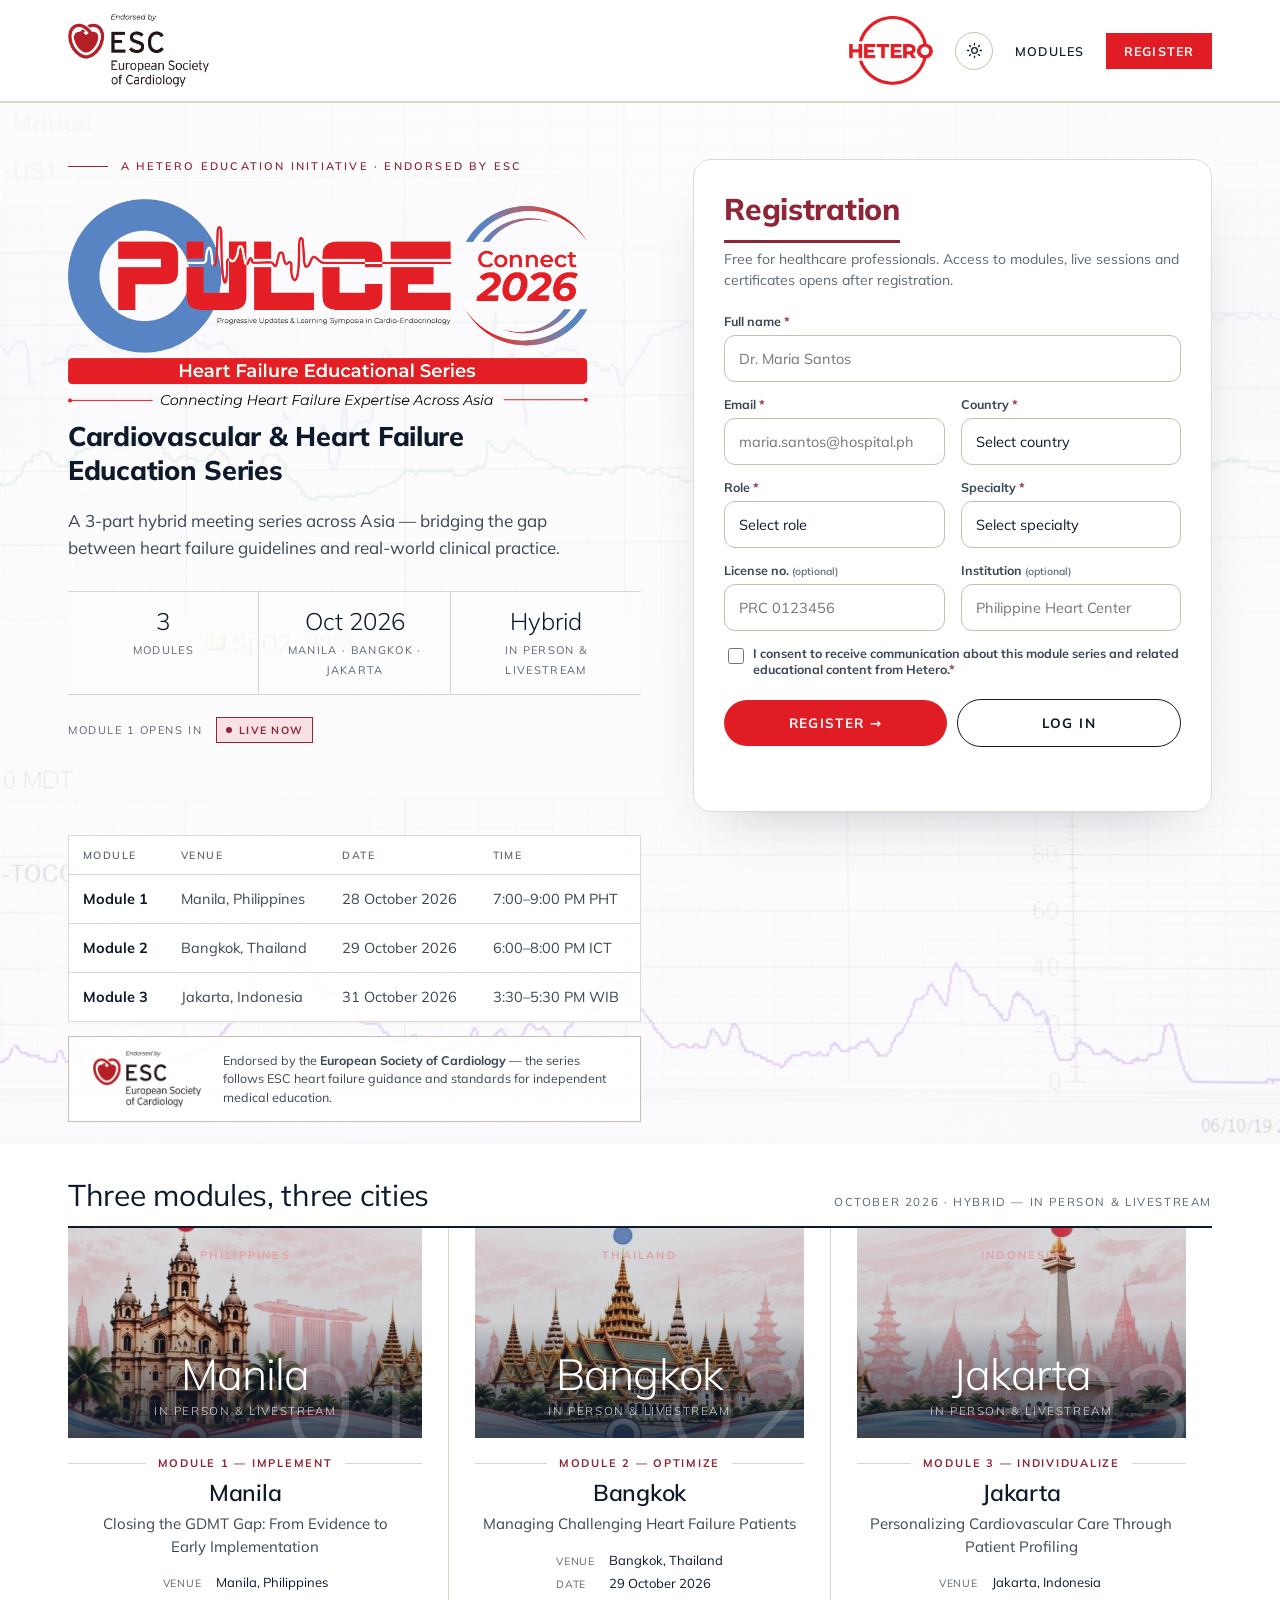
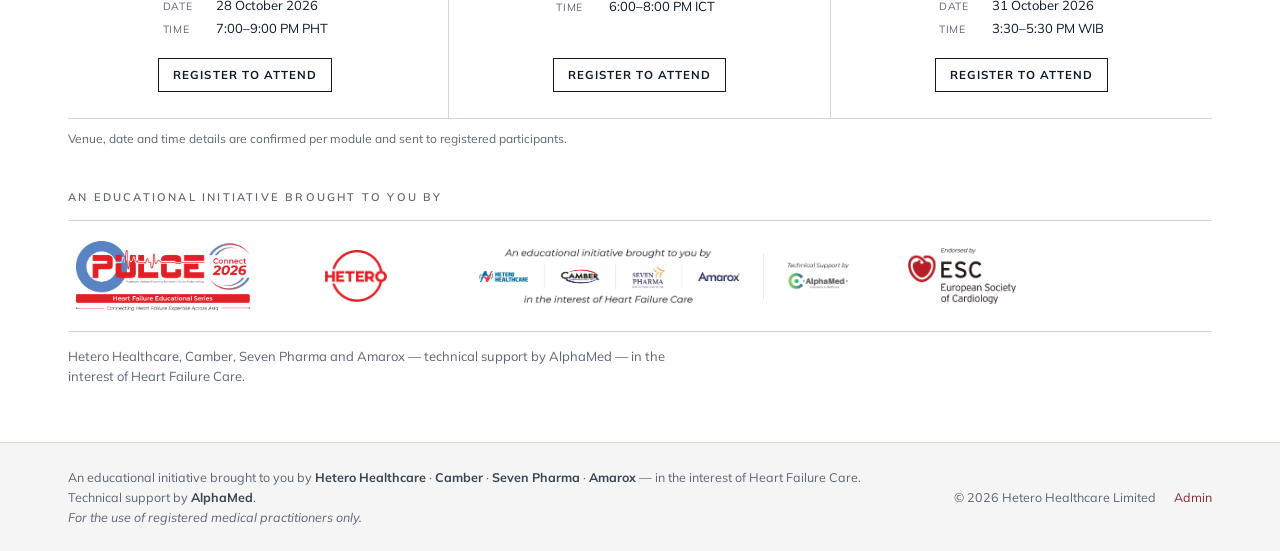
<file: index.html>
<!DOCTYPE html>
<html lang="en">
<head>
<meta charset="utf-8">
<meta name="viewport" content="width=device-width, initial-scale=1">
<title>PULCE Connect 2026 — Cardiovascular &amp; Heart Failure Education Series</title>
<meta name="description" content="PULCE Connect: a 3-part hybrid cardiovascular & heart failure education series across Asia — Manila, Bangkok and Jakarta, October 2026. A Hetero initiative, endorsed by ESC.">
<link rel="icon" type="image/png" href="assets/hetero.png">
<link rel="preconnect" href="https://fonts.googleapis.com">
<link rel="preconnect" href="https://fonts.gstatic.com" crossorigin>
<link href="https://fonts.googleapis.com/css2?family=Mulish:ital,wght@0,300;0,400;0,600;0,700;0,800;1,400&display=swap" rel="stylesheet">
<link rel="stylesheet" href="style.css">
</head>
<body>
<div class="page">

  <header class="hdr">
    <div class="hdr-in">
      <a class="hdr-brand" href="./" aria-label="PULCE Connect home">
        <img class="hdr-esc" src="assets/esc-endorsed.png" alt="Endorsed by ESC — European Society of Cardiology">
      </a>
      <div class="hdr-right">
        <img class="hdr-hetero" src="assets/hetero.png" alt="Hetero">
        <button class="theme-toggle" id="theme-toggle" type="button" aria-label="Switch between light and dark theme" title="Light / dark"><svg class="sun" viewBox="0 0 24 24"><circle cx="12" cy="12" r="4"/><path d="M12 2v2M12 20v2M4.9 4.9l1.4 1.4M17.7 17.7l1.4 1.4M2 12h2M20 12h2M4.9 19.1l1.4-1.4M17.7 6.3l1.4-1.4"/></svg><svg class="moon" viewBox="0 0 24 24"><path d="M21 12.8A9 9 0 1 1 11.2 3a7 7 0 0 0 9.8 9.8z"/></svg></button>
        <div id="hdr-auth"></div>
      </div>
    </div>
  </header>
  <nav class="tabs" aria-label="Programme"><div class="tabs-in" id="tabs"></div></nav>

  <main>

    <!-- ============================================== LANDING / REGISTRATION -->
    <section class="view landing" data-view="landing">
      <div class="hero-bg"><div class="hero" id="register">
        <div>
          <div class="kicker-line"><span class="kicker">A Hetero education initiative · Endorsed by ESC</span></div>
          <h1 class="hero-logo"><img src="assets/pulce-logo.png" alt="PULCE Connect 2026 — Heart Failure Educational Series"></h1>
          <div class="sub">Cardiovascular &amp; Heart Failure Education Series</div>
          <p class="lead">A 3-part hybrid meeting series across Asia — bridging the gap between heart failure guidelines and real-world clinical practice.</p>
          <div class="facts">
            <div class="fact"><b>3</b><span>Modules</span></div>
            <div class="fact"><b>Oct 2026</b><span>Manila · Bangkok · Jakarta</span></div>
            <div class="fact"><b>Hybrid</b><span>In person &amp; livestream</span></div>
          </div>
          <div class="countdown" id="land-countdown"></div>
          <svg class="ecg-line" viewBox="0 0 600 40" preserveAspectRatio="none" aria-hidden="true"><path d="M0 20 H120 l10 -12 l10 24 l10 -32 l12 40 l10 -20 H300 l8 -8 l8 8 H420 l10 -14 l10 28 l10 -26 l10 12 H600"/></svg>
          <div class="card table-wrap events"><table class="table"><thead><tr><th>Module</th><th>Venue</th><th>Date</th><th>Time</th></tr></thead><tbody id="land-events"></tbody></table></div>
          <div class="esc-note"><img src="assets/esc-endorsed.png" alt="Endorsed by ESC"><p>Endorsed by the <b>European Society of Cardiology</b> — the series follows ESC heart failure guidance and standards for independent medical education.</p></div>
        </div>
        <aside class="hero-form">
          <div class="reg-card" id="reg-card">
            <div class="reg-head"><h2 class="reg-title">Registration</h2><p>Free for healthcare professionals. Access to modules, live sessions and certificates opens after registration.</p></div>
            <form class="reg" id="reg-form" autocomplete="on">
              <label class="field span2"><span>Full name <em>*</em></span><input class="input" name="name" placeholder="Dr. Maria Santos" autocomplete="name" required></label>
              <label class="field"><span>Email <em>*</em></span><input class="input" name="email" type="email" placeholder="maria.santos@hospital.ph" autocomplete="email" required></label>
              <label class="field"><span>Country <em>*</em></span><select class="input" id="reg-country" name="country" required></select></label>
              <label class="field"><span>Role <em>*</em></span><select class="input" id="reg-role" name="role" required></select></label>
              <label class="field"><span>Specialty <em>*</em></span><select class="input" id="reg-specialty" name="specialty" required></select></label>
              <label class="field"><span>License no. <small>(optional)</small></span><input class="input" name="license" placeholder="PRC 0123456"></label>
              <label class="field"><span>Institution <small>(optional)</small></span><input class="input" name="institution" placeholder="Philippine Heart Center" autocomplete="organization"></label>
              <label class="field span2 consent"><input type="checkbox" name="consent" required><span>I consent to receive communication about this module series and related educational content from Hetero.<em>*</em></span></label>
              <div class="reg-actions span2"><div class="btn-row reg-btns"><button type="submit" class="btn btn-red">Register →</button><button type="button" class="btn btn-line" data-show-login>Log in</button></div></div>
            </form>
          </div>
          <div class="reg-card" id="login-card" hidden>
            <div class="reg-head"><div class="eyebrow">Returning participant</div><h2>Welcome back</h2><p>Log in with your name or email address.</p></div>
            <form class="reg" id="login-form">
              <label class="field span2"><span>Full name</span><input class="input" name="name" placeholder="Dr. Maria Santos" autocomplete="name"></label>
              <label class="field span2"><span>Email</span><input class="input" id="login-email" name="email" type="email" placeholder="maria.santos@hospital.ph" autocomplete="email"></label>
              <div class="reg-actions span2"><button type="submit" class="btn btn-navy wide">Log in →</button><div class="hint">New here? <button type="button" class="link" data-show-register>Create an account</button></div></div>
            </form>
          </div>
        </aside>
      </div></div>

      <section class="section" id="chapters">
        <div class="rule-head"><h2 class="h2">Three modules, three cities</h2><div class="meta">October 2026 · Hybrid — in person &amp; livestream</div></div>
        <div class="chapters-grid" id="land-chapters"></div>
        <div class="note">Venue, date and time details are confirmed per module and sent to registered participants.</div>
      </section>

      <section class="trust">
        <div class="kicker muted">An educational initiative brought to you by</div>
        <div class="trust-row"><img class="t-pulce" src="assets/pulce-logo.png" alt="PULCE Connect 2026"><img class="t-hetero" src="assets/hetero.png" alt="Hetero"><img class="t-strip" src="assets/partners-strip.png" alt="Hetero Healthcare, Camber, Seven Pharma, Amarox — technical support by AlphaMed"><img class="t-esc" src="assets/esc-endorsed.png" alt="Endorsed by ESC"></div>
        <p class="small">Hetero Healthcare, Camber, Seven Pharma and Amarox — technical support by AlphaMed — in the interest of Heart Failure Care.</p>
      </section>
    </section>

    <!-- ============================================== THANK YOU -->
    <section class="view wrap thanks" data-view="thanks" hidden>
      <div class="thanks-grid"><div>
      <div class="check">✅</div>
      <div class="kicker">Registration confirmed</div>
      <h1 class="h1" style="margin-top:8px">You're registered!</h1>
      <p class="lead" id="thanks-name" style="margin-top:12px"></p>
      <p class="body" style="margin-top:18px">Your registration is confirmed for:</p>
      <div class="card table-wrap"><table class="table"><thead><tr><th>Module</th><th>Venue</th><th>Date</th><th>Time</th></tr></thead><tbody id="thanks-events"></tbody></table></div>
      <p class="note">📧 A confirmation email has been sent to <b id="thanks-email"></b></p>
      <button class="btn btn-navy" data-go="dashboard">Go to my dashboard →</button>
      </div><figure class="photo tall"><img src="assets/cardio/heart-model.jpg" alt="Anatomical heart model"></figure></div>
      <div class="rule-head section-head"><h2 class="h2">Meet the faculty</h2></div>
      <div class="fac-grid" id="thanks-faculty"></div>
    </section>

    <!-- ============================================== DASHBOARD (member area) -->
    <section class="view wrap" data-view="dashboard" hidden>
      <div class="member-head">
        <div><div class="kicker">Member area · Hybrid access</div><h1 class="h1" id="dash-welcome"></h1><p class="small" id="dash-sub" style="margin-top:8px"></p></div>
        <button class="signout" data-logout>Sign out</button>
      </div>
      <div class="member-grid">
        <div class="rows" id="dash-cards"></div>
        <aside class="aside">
          <div class="card pad navy ecg"><div class="kicker">My progress</div><div class="progress-line"><div class="bar"><i id="dash-bar"></i></div><b id="dash-pct"></b></div><p style="margin-top:12px;opacity:.85">All three modules are open — join any session live or watch on demand, in any order.</p></div>
          <div class="card pad accent"><div class="kicker">Upcoming</div><div id="dash-upcoming"></div></div>
          <div class="card pad navy"><div class="kicker">Certificates</div><div id="dash-certs"></div></div>
          <div class="card pad"><div class="kicker muted">Resources</div><div class="links"><a data-go="resources" href="#resources">Session recordings</a><a data-go="resources" href="#resources">Case discussion slides</a><a data-go="resources" href="#resources">GDMT reference summary</a></div></div>
        </aside>
      </div>
    </section>

    <!-- ============================================== PROGRAM OVERVIEW -->
    <section class="view wrap" data-view="overview" hidden>
      <div class="rule-head"><h2 class="h1">Program overview</h2><div class="meta">Manila · Bangkok · Jakarta</div></div>
      <div class="ov-block">
        <div class="two">
          <div>
            <h2 class="h2">PULCE Connect</h2>
            <div class="format">
              <div class="kicker">What is PULCE Connect?</div>
              <p class="body">PULCE Connect is a three module education series designed for cardiologists and heart failure specialists across Asia. Each module addresses a critical gap in heart failure management — from early GDMT implementation to managing complex patients and personalising cardiovascular care. The modules feature international and regional faculty and interactive panel discussions, followed by a Q&amp;A session.</p>
            </div>
            <div class="format">
              <div class="kicker">What will I learn?</div>
              <p>Explore three key areas of contemporary heart failure management:</p>
              <div class="learn">
                <div class="learn-row"><div class="num">1</div><div><b>IMPLEMENT: Closing the GDMT Gap</b><span>From Evidence to Early Implementation</span></div></div>
                <div class="learn-row"><div class="num">2</div><div><b>OPTIMIZE: Managing Challenging Heart Failure Patients</b><span>Complexity, comorbidities and treatment optimisation</span></div></div>
                <div class="learn-row"><div class="num">3</div><div><b>INDIVIDUALIZE: Personalising Cardiovascular Care</b><span>Through Patient Profiling</span></div></div>
              </div>
              <div class="format-facts"><div><b>2h</b><span>Per session</span></div><div><b>Hybrid</b><span>On site &amp; online</span></div></div>
            </div>
            <figure class="photo"><img src="assets/cardio/heart-illustration.jpg" alt="Anatomical heart model on an ECG textbook"><figcaption>Case-based, guideline-anchored learning</figcaption></figure>
          </div>
          <div>
            <h2 class="h2">Who will I learn from?</h2>
            <p class="body">Learn from Prof. Gianluigi Savarese, Professor of Cardiology at Karolinska Institute and President-Elect of the Heart Failure Association of the ESC, alongside distinguished regional cardiology faculty. Gain international scientific insights complemented by regional clinical perspectives and practical, case-based discussions.</p>
            <h2 class="h2" style="margin-top:28px">How can I participate?</h2>
            <p class="body">Join the scientific sessions live from Manila, Bangkok and Jakarta — or continue on demand. One registration provides access to all three sessions, with the flexibility to participate live or continue learning on demand.</p>
            <div class="chips"><span class="chip">Attend In Person</span><span class="chip">Join Live Webcast</span><span class="chip">Access On Demand</span></div>
            <div class="learn" style="margin-top:14px">
              <div class="learn-row"><div class="num">1</div><div><b>Manila, Philippines</b><span>28 October 2026</span></div></div>
              <div class="learn-row"><div class="num">2</div><div><b>Bangkok, Thailand</b><span>29 October 2026</span></div></div>
              <div class="learn-row"><div class="num">3</div><div><b>Jakarta, Indonesia</b><span>31 October 2026</span></div></div>
            </div>
          </div>
        </div>
      </div>
      <section class="pulse-band in-wrap">
        <div class="pulse-in">
          <div class="kicker">Heart failure across Asia</div>
          <h2>Guidelines are clear. Real-world practice is where patients are lost.</h2>
          <p>Fewer than one in three eligible heart failure patients in the region reach target GDMT within the first months after diagnosis. PULCE Connect brings international and regional faculty together to close that gap — module by module.</p>
          <div class="pulse-stats"><div><b>4 pillars</b><span>of GDMT covered</span></div><div><b>3 cities</b><span>Manila · Bangkok · Jakarta</span></div><div><b>Hybrid</b><span>attend on site or online</span></div></div>
        </div>
      </section>
      <div class="rule-head section-head"><h2 class="h2">Three modules, three cities</h2><div class="meta">October 2026 · Hybrid — in person &amp; livestream</div></div>
      <div class="ov-list" id="ov-chapters"></div>
      <div class="rule-head section-head"><h2 class="h2">Faculty</h2><div class="meta">International &amp; regional faculty</div></div>
      <div class="fac-grid" id="ov-faculty"></div>
      <div class="note" style="border-top:1px solid var(--rule)">Full faculty list per module is published ahead of each meeting.</div>
    </section>

    <!-- ============================================== CHAPTER DETAIL -->
    <section class="view wrap" data-view="chapter" hidden>
      <button class="back" data-go="overview">← Program overview</button>
      <div class="ch-hero">
        <img id="ch-img" alt="">
        <div><div class="kicker" id="ch-n"></div><h1 id="ch-title"></h1><div class="meta"><span>📍 <span id="ch-venue"></span></span><span>📅 <span id="ch-date"></span></span><span>🎥 Hybrid (In-person + Virtual)</span></div></div>
        <div id="ch-status"></div>
        <div class="big" id="ch-big"></div>
      </div>
      <div class="ch-ctas"><button class="btn btn-burg" id="ch-join" data-chapter="0">Join live session</button><button class="btn btn-line" id="ch-ics" data-ics="0">Add to calendar</button></div>
      <div class="ch-grid">
        <div><div class="rule-head"><h2 class="h2">Key learning objectives</h2></div><ol class="objectives" id="ch-objectives"></ol></div>
        <div><div class="rule-head"><h2 class="h2">Faculty for this module</h2></div><div id="ch-faculty"></div></div>
      </div>
      <div class="rule-head section-head"><h2 class="h2">Agenda</h2><div class="meta" id="ch-agenda-meta"></div></div>
      <div class="timeline" id="ch-agenda"></div>
      <div id="ch-criteria" hidden><div class="rule-head section-head"><h2 class="h2">Selection criteria</h2></div><div class="card table-wrap"><table class="table criteria"><thead><tr><th>Role</th><th>Criteria</th></tr></thead><tbody id="ch-criteria-rows"></tbody></table></div></div>
      <div class="post">
        <div><div class="kicker">Post-session</div><h3>Complete this module</h3><p class="small">Submit the short feedback survey to mark the module complete and unlock your participation certificate.</p></div>
        <div class="btn-row"><button class="btn btn-burg" id="ch-feedback" data-chapter="0">Take module feedback →</button><button class="btn btn-soft md" id="ch-complete" data-chapter="0">Mark complete</button></div>
      </div>
    </section>

    <!-- ============================================== LIVE / SESSION -->
    <section class="view wrap" data-view="live" hidden>
      <button class="back" id="live-back" data-chapter="0">← Back to module</button>
      <div class="kicker" id="live-n"></div>
      <h1 class="h1" id="live-title" style="margin-top:8px"></h1>
      <div class="live-grid">
        <div>
          <div class="embed" id="live-embed"></div>
          <div class="btn-row" style="margin-top:16px"><button class="btn btn-navy md" data-download="Question">💬 Ask a question</button></div>
        </div>
        <div class="aside">
          <div class="card pad accent"><div class="kicker">Now playing</div><div class="now" id="live-now"></div></div>
          <div class="card pad"><div class="kicker muted">Up next</div><ul class="next" id="live-next"></ul></div>
        </div>
      </div>
    </section>

    <!-- ============================================== FEEDBACK -->
    <section class="view wrap" data-view="feedback" hidden style="max-width:980px">
      <div class="kicker" id="fb-n"></div>
      <h1 class="h1" style="margin-top:8px">Module feedback</h1>
      <p class="lead" id="fb-title" style="margin-top:10px"></p>
      <div class="qcard"><div id="fb-body"></div><button class="btn btn-burg" id="fb-submit" style="margin-top:26px"></button></div>
    </section>

    <!-- ============================================== RESOURCES -->
    <section class="view wrap" data-view="resources" hidden style="max-width:1080px">
      <div class="rule-head"><h2 class="h1">Learning Hub</h2><div class="meta">Slides · guides · recordings</div></div>
      <div class="filters">
        <select class="input" id="res-ch"><option value="all">All modules</option><option value="1">Module 1</option><option value="2">Module 2</option><option value="3">Module 3</option><option value="0">General</option></select>
        <select class="input" id="res-type"><option value="all">All types</option><option>PDF</option><option>MP4</option></select>
        <input class="input" id="res-q" placeholder="Search 🔍">
      </div>
      <div class="res-list" id="res-list"></div>
    </section>

    <!-- ============================================== CERTIFICATES -->
    <section class="view wrap" data-view="certificates" hidden>
      <div class="rule-head"><h2 class="h1">My certificates</h2><div class="meta" id="cert-progress"></div></div>
      <div class="cert-list" id="cert-part-list"></div>
      <div class="cert adv" id="cert-adv">
        <div class="cert-preview" data-cert="adv">
          <div class="cp-logos"><img src="assets/pulce-logo.png" alt="PULCE Connect"><img src="assets/hetero.png" alt="Hetero"><img src="assets/esc-endorsed.png" alt="Endorsed by ESC"></div>
          <div class="cp-kicker">Advanced Learning Certificate</div><div class="cp-awarded">This certifies that</div>
          <div class="cp-name" id="ca-name"></div>
          <div class="cp-awarded">has completed all three modules of</div><div class="cp-prog">PULCE Connect 2026 — Cardiovascular &amp; Heart Failure Education Series</div>
          <div class="cp-date" id="ca-date"></div>
          <img class="cp-strip" src="assets/partners-strip.png" alt="Partners">
        </div>
        <div class="cert-foot"><div><b>🏆 Advanced Learning Certificate</b><span>For completing all 3 modules · Status: <span id="cert-adv-status"></span></span><div class="adv-progress" id="cert-adv-progress"></div></div><div class="btn-row"><button class="btn btn-burg md" id="cert-adv-btn" data-print="adv">Download PDF</button></div></div>
      </div>
      <div class="rule-head section-head"><h2 class="h2">Certificate audit trail</h2></div>
      <div class="card table-wrap"><table class="table"><thead><tr><th>Date</th><th>Type</th><th>Module</th><th>Download</th></tr></thead><tbody id="cert-trail"></tbody></table></div>
    </section>

    <!-- ============================================== PROFILE -->
    <section class="view wrap" data-view="profile" hidden style="max-width:900px">
      <div class="rule-head"><h2 class="h1">My profile</h2></div>
      <div class="card pad" id="profile-view" style="margin-top:24px"><table class="kv"><tbody id="profile-rows"></tbody></table><button class="btn btn-navy md" data-edit style="margin-top:22px">Edit profile</button></div>
      <form class="card pad" id="profile-form" hidden style="margin-top:24px">
        <div class="form-grid">
          <label class="field">Full name<input class="input" name="name" required></label>
          <label class="field">Email<input class="input" name="email" type="email" required></label>
          <label class="field">Country<select class="input" name="country"></select></label>
          <label class="field">Role<select class="input" name="role"></select></label>
          <label class="field">Specialty<select class="input" name="specialty"></select></label>
          <label class="field">License no.<input class="input" name="license"></label>
          <label class="field span2">Institution<input class="input" name="institution"></label>
        </div>
        <div class="btn-row" style="margin-top:22px"><button type="submit" class="btn btn-burg md">Save changes</button><button type="button" class="btn btn-soft md" data-edit>Cancel</button></div>
      </form>
    </section>

    <!-- ============================================== ABOUT / FACULTY -->
    <section class="view wrap" data-view="about" hidden>
      <div class="rule-head"><h2 class="h1">About PULCE Connect</h2><div class="meta">Progressive Updates &amp; Learning Symposia in Cardio-Endocrinology</div></div>
      <div class="two" style="margin-top:26px;align-items:center">
        <div><p class="lead">PULCE Connect is a 3-part hybrid education series designed to bridge the gap between heart failure guidelines and real-world clinical practice across Asia.</p>
          <div class="about-lockup"><img src="assets/pulce-logo.png" alt="PULCE Connect 2026"><p><b>Progressive Updates &amp; Learning Symposia in Cardio-Endocrinology</b><br>Connecting Heart Failure Expertise Across Asia</p></div></div>
        <figure class="photo"><img src="assets/cardio/echo.jpg" alt="Cardiologist performing an echocardiogram"><figcaption>International and regional faculty · case-based learning · live Q&amp;A</figcaption></figure>
      </div>
      <div class="rule-head section-head"><h2 class="h2">Faculty</h2><div class="meta">International &amp; regional faculty</div></div>
      <div class="fac-grid" id="about-faculty"></div>
      <div class="rule-head section-head"><h2 class="h2">Endorsed by</h2></div>
      <div class="endorse-row"><img src="assets/esc-endorsed.png" alt="Endorsed by ESC" style="height:56px"><img src="assets/hetero.png" alt="Hetero" style="height:52px"><img src="assets/partners-strip.png" alt="Country team logos" style="height:50px;max-width:100%"></div>
    </section>

  </main>

  <footer class="ftr">
    <div class="ftr-in">
      <div>
        <p class="ftr-partners">An educational initiative brought to you by <b>Hetero Healthcare</b> · <b>Camber</b> · <b>Seven Pharma</b> · <b>Amarox</b> — in the interest of Heart Failure Care.</p>
        <p class="ftr-partners">Technical support by <b>AlphaMed</b>.</p>
        <i>For the use of registered medical practitioners only.</i>
      </div>
      <div class="right"><span>© 2026 Hetero Healthcare Limited</span><a href="admin.html">Admin</a></div>
    </div>
  </footer>
  <div class="toast" id="toast" hidden></div>
</div>
<script>(function(){try{var q=new URLSearchParams(location.search).get("theme");if(q==="dark"||q==="light"){localStorage.setItem("pulce.theme",q)}var t=localStorage.getItem("pulce.theme");if(t==="dark")document.documentElement.dataset.theme="dark"}catch(e){}})();</script>
<script src="app.js"></script>
</body>
</html>
</file>
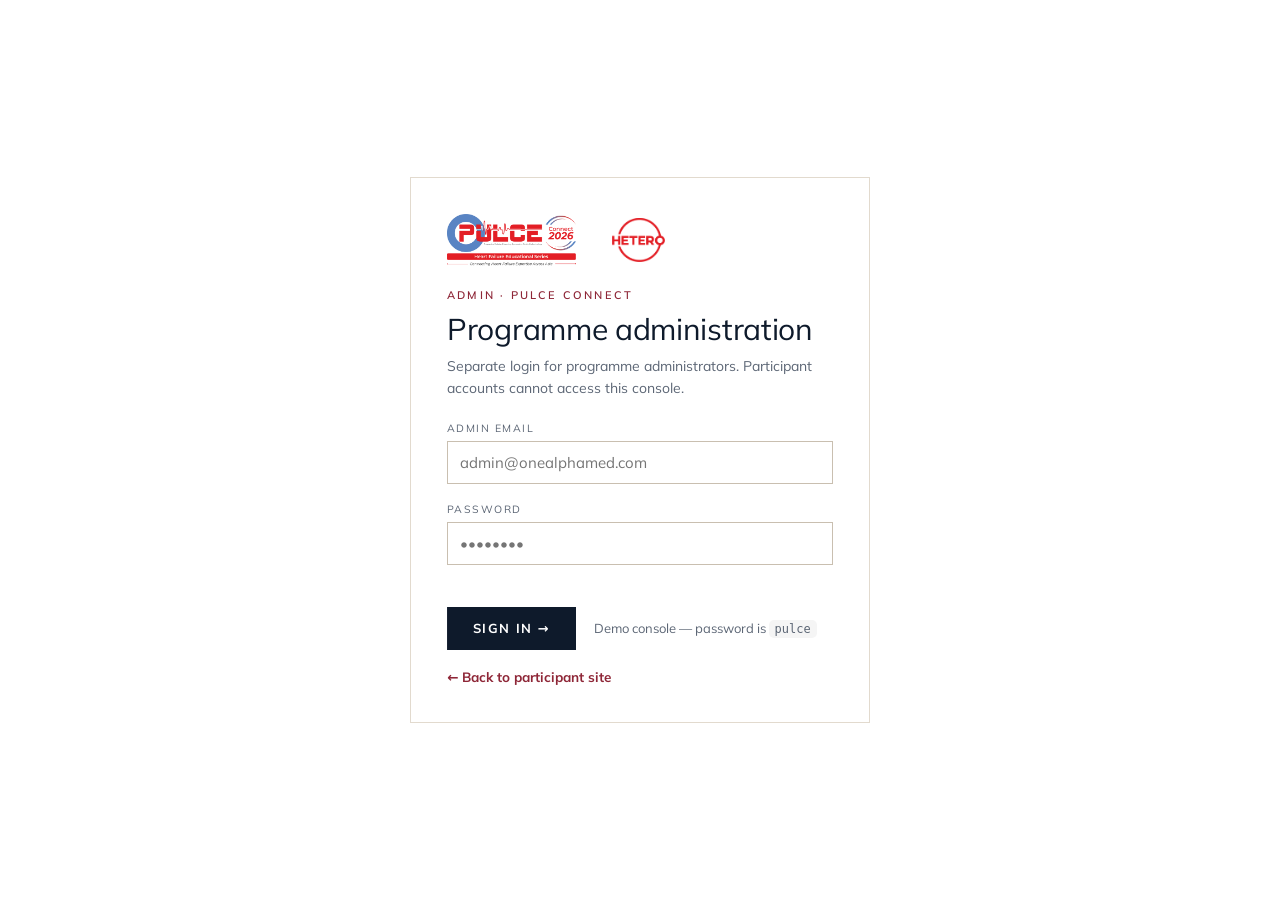
<file: admin.html>
<!DOCTYPE html>
<html lang="en">
<head>
<meta charset="utf-8">
<meta name="viewport" content="width=device-width, initial-scale=1">
<title>Admin · PULCE Connect</title>
<meta name="robots" content="noindex">
<link rel="icon" type="image/png" href="assets/hetero.png">
<link rel="preconnect" href="https://fonts.googleapis.com">
<link rel="preconnect" href="https://fonts.gstatic.com" crossorigin>
<link href="https://fonts.googleapis.com/css2?family=Mulish:ital,wght@0,300;0,400;0,600;0,700;0,800;1,400&display=swap" rel="stylesheet">
<link rel="stylesheet" href="style.css">
<link rel="stylesheet" href="admin.css">
</head>
<body class="admin">

<section class="adm-login" id="adm-login">
  <div class="card adm-login-card">
    <div class="adm-login-logos"><img src="assets/pulce-logo.png" alt="PULCE Connect"><span class="vsep"></span><img src="assets/hetero.png" alt="Hetero"></div>
    <div class="kicker">Admin · PULCE Connect</div>
    <h1>Programme administration</h1>
    <p>Separate login for programme administrators. Participant accounts cannot access this console.</p>
    <form id="adm-form" class="form-grid" style="margin-top:22px">
      <label class="field span2">Admin email<input class="input" name="email" type="email" placeholder="admin@onealphamed.com" autocomplete="username" required></label>
      <label class="field span2">Password<input class="input" name="password" type="password" placeholder="••••••••" autocomplete="current-password" required></label>
      <div class="form-actions"><button class="btn btn-navy" type="submit">Sign in →</button><div class="hint small" id="adm-err">Demo console — password is <code>pulce</code></div></div>
    </form>
    <a class="adm-back" href="./">← Back to participant site</a>
  </div>
</section>

<div class="adm" id="adm" hidden>
  <header class="adm-hdr">
    <a class="adm-brand" href="./"><img src="assets/pulce-logo.png" alt="PULCE Connect"><span>Admin</span></a>
    <div class="adm-switch">
      <label>Chapter<select class="input" id="f-ch"><option value="all">All chapters</option><option value="1">Chapter 1 — Manila</option><option value="2">Chapter 2 — Bangkok</option><option value="3">Chapter 3 — Jakarta</option></select></label>
      <label>Country<select class="input" id="f-country"><option value="all">All countries</option></select></label>
      <label>Period<select class="input" id="f-period"><option value="all">All time</option><option value="30">Last 30 days</option><option value="90">Last 90 days</option></select></label>
    </div>
    <div class="adm-right"><img class="hdr-hetero" src="assets/hetero.png" alt="Hetero"><button class="signout" id="adm-logout">Log out</button></div>
  </header>
  <nav class="adm-tabs" id="adm-tabs">
    <button class="tab active" data-tab="overview">Overview</button><button class="tab" data-tab="users">Users</button><button class="tab" data-tab="geo">Geography</button><button class="tab" data-tab="certs">Certificates</button><button class="tab" data-tab="reports">Reports</button>
  </nav>
  <main class="adm-main">
    <div class="kpis" id="kpis"></div>
    <section data-tab="overview">
      <div class="adm-grid">
        <div class="card adm-card"><h3>Chapter completion</h3><p class="small">Participants who completed each chapter (feedback submitted)</p><div class="bars" id="chart-ch"></div></div>
        <div class="card adm-card"><h3>Role segmentation</h3><p class="small">Registered participants by role</p><div class="pie-wrap"><svg viewBox="0 0 120 120" class="pie" id="chart-roles"></svg><div class="legend" id="legend-roles"></div></div></div>
      </div>
      <div class="card adm-card"><h3>Country breakdown</h3><p class="small">Registrations by country — darker = more participants</p><div class="heat" id="chart-geo"></div></div>
    </section>
    <section data-tab="users" hidden>
      <div class="card adm-card">
        <div class="tbl-head"><h3>Name-wise tracking</h3><input class="input tbl-search" id="u-search" placeholder="Filter by name, email, institution…"></div>
        <div class="tbl-wrap"><table class="tbl" id="u-table"><thead><tr><th data-k="name">Name</th><th data-k="role">Role</th><th data-k="country">Country</th><th data-k="institution">Institution</th><th data-k="registered">Registered</th><th data-k="done">Chapters</th><th data-k="status">Status</th></tr></thead><tbody></tbody></table></div>
      </div>
    </section>
    <section data-tab="geo" hidden>
      <div class="adm-grid"><div class="card adm-card"><h3>Registrations by country</h3><div class="heat" id="geo-full"></div></div><div class="card adm-card"><h3>Completion rate by country</h3><div class="bars" id="geo-rate"></div></div></div>
    </section>
    <section data-tab="certs" hidden>
      <div class="card adm-card">
        <div class="tbl-head"><h3>Certificate log</h3><span class="live"><i></i>Real-time</span></div>
        <div class="tbl-wrap"><table class="tbl" id="c-table"><thead><tr><th>Date</th><th>User</th><th>Type</th><th>Chapter</th><th>Country</th><th>Certificate ID</th></tr></thead><tbody></tbody></table></div>
      </div>
    </section>
    <section data-tab="reports" hidden>
      <div class="card adm-card">
        <h3>Reports &amp; exports</h3><p class="small">Exports respect the chapter, country and period filters above.</p>
        <div class="exports"><button class="btn btn-burg md" data-export="csv">Export CSV</button><button class="btn btn-line md" data-export="pdf">Export PDF</button><button class="btn btn-line md" data-export="schedule">Schedule report</button></div>
        <div class="sched" id="sched" hidden><h4>Schedule a recurring report</h4>
          <div class="form-grid"><label class="field">Frequency<select class="input"><option>Weekly (Monday)</option><option>After each chapter</option><option>Monthly (1st)</option></select></label><label class="field">Format<select class="input"><option>CSV</option><option>PDF</option></select></label><label class="field span2"><span>Send to<input class="input" placeholder="admin@onealphamed.com, cardio@hetero.com"></label><div class="span2"><button class="btn btn-navy md" id="sched-save">Save schedule</button></div></div>
        </div>
        <div class="toast-inline" id="toast" hidden></div>
      </div>
    </section>
  </main>
</div>
<script src="admin.js"></script>
</body>
</html>
</file>
<file: style.css>
/* PULCE Connect 2026 — editorial system from the Claude Design revamp
   paper #F6F3EE · navy #0E1A2B · burgundy #8E2637 · rules #DCD5CA */
:root{
  --paper:#FFFFFF; --paper-2:#F5F5F5; --white:#FFFFFF;
  --navy:#0E1A2B; --burg:#8E2637; --rose:#E2A0AC; --red:#E01C24; --red-dark:#C4161C;
  --ink:#0E1A2B; --ink-2:#3B4654; --muted:#5C6675;
  --rule:#DCD5CA; --rule-2:#E2DACE; --rule-3:#C9BFB0;
  --green:#1F6B45; --green-bg:#E4F0E9; --amber:#8A5A00; --amber-bg:#F7EBD2; --live-bg:#F7E1E5;
  --max:1200px; --pad:28px;
}
*{box-sizing:border-box}
html{-webkit-text-size-adjust:100%;scroll-behavior:smooth}
body{margin:0;background:var(--paper);font-family:'Mulish',system-ui,sans-serif;color:var(--ink);-webkit-font-smoothing:antialiased;text-wrap:pretty;font-size:16px}
a{color:var(--burg);text-decoration:none}a:hover{color:var(--navy);text-decoration:underline}
::selection{background:var(--navy);color:#fff}
img{display:block}
h1,h2,h3,p,ul,ol,dl,dd{margin:0}
[hidden]{display:none!important}
input,select,button,textarea{font-family:inherit}
@keyframes fadeUp{from{opacity:0;transform:translateY(8px)}to{opacity:1;transform:none}}
@keyframes pulse{0%,100%{opacity:1}50%{opacity:.4}}
.page{min-height:100vh;display:flex;flex-direction:column}
main{flex:1}
.wrap{max-width:var(--max);margin:0 auto;padding:44px var(--pad) 80px}
.view{animation:fadeUp .35s ease both}

/* ---------- Type ---------- */
.kicker{font-size:11px;font-weight:600;letter-spacing:.2em;text-transform:uppercase;color:var(--burg)}
.kicker.muted{color:var(--muted)}
.kicker-line{display:flex;align-items:center;gap:13px;margin-bottom:26px}
.kicker-line::before{content:"";width:40px;height:1px;background:var(--burg)}
.display{font-size:clamp(46px,6vw,84px);font-weight:300;line-height:.98;letter-spacing:-.025em}
.h1{font-size:38px;font-weight:400;letter-spacing:-.01em;line-height:1.1}
.h2{font-size:30px;font-weight:400;letter-spacing:-.01em;line-height:1.15}
.rule-head{display:flex;align-items:baseline;justify-content:space-between;gap:20px;border-bottom:2px solid var(--navy);padding-bottom:14px}
.rule-head .meta{font-size:11.5px;letter-spacing:.14em;text-transform:uppercase;color:var(--muted)}
.section-head{margin-top:64px}
.section-head:first-child{margin-top:0}
.lead{font-size:17px;line-height:1.6;color:var(--ink-2);max-width:60ch}
.body{font-size:16px;line-height:1.65;color:var(--ink-2)}
.small{font-size:13px;line-height:1.55;color:var(--muted)}
.note{font-size:12px;color:var(--muted);padding-top:12px}
.num{font-weight:300;color:var(--burg);line-height:1}
.mono{font-variant-numeric:tabular-nums;white-space:nowrap}

/* ---------- Buttons ---------- */
.btn{display:inline-flex;align-items:center;justify-content:center;gap:8px;border:0;padding:15px 26px;font-size:13px;font-weight:700;letter-spacing:.1em;text-transform:uppercase;cursor:pointer;text-decoration:none;transition:background .15s,color .15s,border-color .15s;white-space:nowrap;line-height:1}
.btn:hover{text-decoration:none}
.btn:disabled,.btn.disabled{opacity:.4;cursor:not-allowed;pointer-events:none}
.btn-burg{background:var(--burg);color:var(--paper)}.btn-burg:hover:not(:disabled){background:var(--navy);color:var(--paper)}
.btn-navy{background:var(--navy);color:var(--paper)}.btn-navy:hover:not(:disabled){background:var(--burg);color:var(--paper)}
.btn-line{background:transparent;color:var(--navy);border:1px solid var(--navy)}.btn-line:hover:not(:disabled){background:var(--navy);color:var(--paper)}
.btn-soft{background:transparent;color:var(--navy);border:1px solid var(--rule-3)}.btn-soft:hover:not(:disabled){border-color:var(--navy)}
.btn-red{background:var(--red);color:#fff}.btn-red:hover:not(:disabled){background:var(--red-dark);color:#fff}
.btn-live{background:var(--burg);color:var(--paper);animation:pulse 1.6s infinite}
.btn.sm{padding:10px 14px;font-size:11.5px;letter-spacing:.09em}
.btn.md{padding:12px 20px;font-size:12px}
.btn.wide{width:100%}
.link{font:inherit;color:var(--burg);background:none;border:0;padding:0;cursor:pointer}
.link:hover{color:var(--navy);text-decoration:underline}
.back{display:inline-block;font-size:11.5px;font-weight:600;letter-spacing:.12em;text-transform:uppercase;color:var(--muted);cursor:pointer;background:none;border:0;padding:0;margin-bottom:22px}
.back:hover{color:var(--burg)}
.btn-row{display:flex;gap:10px;flex-wrap:wrap;align-items:center}

/* ---------- Header ---------- */
.hdr{position:sticky;top:0;z-index:30;background:rgba(255,255,255,.95);backdrop-filter:blur(8px);-webkit-backdrop-filter:blur(8px);border-bottom:1px solid var(--rule)}
.hdr-in{max-width:var(--max);margin:0 auto;padding:14px var(--pad);display:flex;align-items:center;justify-content:space-between;gap:24px;flex-wrap:wrap}
.hdr-brand{display:flex;align-items:center;gap:16px;color:var(--ink);text-decoration:none}
.hdr-brand:hover{text-decoration:none;color:var(--ink)}
.hdr-hetero{height:70px;width:auto;object-fit:contain}
.wordmark{display:flex;flex-direction:column;gap:1px}
.wordmark b{font-size:22px;font-weight:800;letter-spacing:.15em;line-height:1.1}
.wordmark span{font-size:10.5px;letter-spacing:.18em;color:var(--muted);text-transform:uppercase}
.hdr-right{display:flex;align-items:center;gap:22px;flex-wrap:wrap}
.hdr-esc{height:73px;width:auto;object-fit:contain}
.hdr-nav{display:flex;align-items:center;gap:22px}
.hdr-nav a{font-size:12.5px;font-weight:600;letter-spacing:.09em;text-transform:uppercase;color:var(--ink)}
.hdr-nav a:hover{text-decoration:none;color:var(--burg)}
.hdr-nav a.cta{font-weight:700;color:#fff;background:var(--red);padding:10px 18px}
.hdr-nav a.cta:hover{background:var(--red-dark);color:#fff}
.hdr-user{font-size:11px;font-weight:600;letter-spacing:.14em;text-transform:uppercase;color:var(--muted)}
.theme-toggle{display:inline-flex;align-items:center;justify-content:center;width:38px;height:38px;border:1px solid var(--rule-3);border-radius:50%;background:transparent;color:var(--ink);cursor:pointer;transition:border-color .2s,transform .2s}
.theme-toggle:hover{border-color:var(--navy);transform:rotate(15deg)}
.theme-toggle svg{width:17px;height:17px;fill:none;stroke:currentColor;stroke-width:1.8;stroke-linecap:round;stroke-linejoin:round}
.theme-toggle .moon{display:none}
html[data-theme="dark"] .theme-toggle .moon{display:block}html[data-theme="dark"] .theme-toggle .sun{display:none}
.signout{background:none;border:1px solid var(--rule-3);padding:9px 16px;font-size:11.5px;font-weight:700;letter-spacing:.1em;text-transform:uppercase;cursor:pointer;color:var(--ink)}
.signout:hover{border-color:var(--navy)}
.tabs{border-bottom:1px solid var(--rule);background:var(--paper)}
.tabs:empty{display:none}
.tabs-in{max-width:var(--max);margin:0 auto;padding:0 var(--pad);display:flex;gap:0;overflow-x:auto;scrollbar-width:none}
.tabs-in::-webkit-scrollbar{display:none}
.tab{padding:14px 18px;border:0;border-bottom:2px solid transparent;background:none;font-size:12px;font-weight:700;letter-spacing:.1em;text-transform:uppercase;color:var(--muted);cursor:pointer;white-space:nowrap;margin-bottom:-1px}
.tab:hover{color:var(--ink)}
.tab.active{color:var(--ink);border-bottom-color:var(--burg)}

/* ---------- Cards, tables, forms ---------- */
.card{background:var(--white);border:1px solid var(--rule-2)}
.card.pad{padding:22px}
.card.navy{background:var(--navy);color:var(--paper);border-color:var(--navy)}
.card.navy .kicker{color:var(--rose)}
.card.accent{border-top:2px solid var(--burg)}
.table{width:100%;border-collapse:collapse}
.table th{text-align:left;font-size:10.5px;letter-spacing:.14em;text-transform:uppercase;color:var(--muted);font-weight:600;padding:12px 14px;border-bottom:1px solid var(--rule)}
.table td{padding:13px 14px;font-size:14.5px;line-height:1.5;color:var(--ink-2);border-bottom:1px solid var(--rule-2);vertical-align:top}
.table tr:last-child td{border-bottom:0}
.table td b{color:var(--ink)}
.field{display:flex;flex-direction:column;gap:6px;font-size:10.5px;letter-spacing:.14em;text-transform:uppercase;color:var(--muted)}
.field em{font-style:normal;color:var(--burg)}
.input{padding:11px 12px;border:1px solid var(--rule-3);background:var(--white);font-size:15px;color:var(--ink);letter-spacing:normal;text-transform:none;outline:none;width:100%}
.input:focus{border-color:var(--navy)}
select.input{appearance:none;-webkit-appearance:none;padding-right:34px;background-image:url("data:image/svg+xml,%3Csvg xmlns='http://www.w3.org/2000/svg' width='12' height='12' viewBox='0 0 24 24' fill='none' stroke='%230E1A2B' stroke-width='2' stroke-linecap='round' stroke-linejoin='round'%3E%3Cpath d='m6 9 6 6 6-6'/%3E%3C/svg%3E");background-repeat:no-repeat;background-position:right 12px center}
textarea.input{resize:vertical;min-height:80px}
.form-grid{display:grid;grid-template-columns:repeat(auto-fit,minmax(220px,1fr));gap:18px}
.span2{grid-column:1/-1}
.bar{height:6px;background:var(--rule-2);overflow:hidden}
.bar i{display:block;height:100%;background:var(--burg)}
.status{display:inline-block;font-size:10.5px;font-weight:700;letter-spacing:.12em;text-transform:uppercase;padding:5px 9px;border:1px solid var(--rule-3);color:var(--muted);background:var(--white)}
.status.s-done{color:var(--green);border-color:var(--green);background:var(--green-bg)}
.status.s-live{color:var(--burg);border-color:var(--burg);background:var(--live-bg);animation:pulse 1.6s infinite}
.status.s-upcoming{color:var(--navy);border-color:var(--navy)}
.status.s-replay{color:var(--amber);border-color:var(--amber);background:var(--amber-bg)}
.status.s-locked{color:var(--muted)}
.toast{position:fixed;left:50%;bottom:28px;transform:translateX(-50%);z-index:50;padding:12px 18px;background:var(--navy);color:var(--paper);font-size:13px;letter-spacing:.04em}

/* ---------- Landing ---------- */
.landing{padding-bottom:0}
.hero-bg{position:relative;background:#fff url(assets/cardio/ecg-paper.jpg) center 40%/cover no-repeat}
.hero-bg::before{content:"";position:absolute;inset:0;background:linear-gradient(180deg,rgba(255,255,255,.97) 0%,rgba(255,255,255,.90) 45%,rgba(255,255,255,.82) 100%)}
.hero{position:relative;max-width:var(--max);margin:0 auto;padding:56px var(--pad) 22px;display:grid;grid-template-columns:minmax(0,1.05fr) minmax(0,.95fr);gap:52px;align-items:start}
.hero-logo{margin:0 0 6px}
.hero-logo img{width:min(100%,520px);height:auto}
.hero .sub{font-size:clamp(20px,2.2vw,27px);font-weight:800;letter-spacing:-.01em;color:var(--navy);margin:10px 0 20px}
.hero .lead{margin-bottom:30px;max-width:52ch}
.hero .btn-row{margin-bottom:34px}
.facts{display:flex;border-top:1px solid var(--rule);border-bottom:1px solid var(--rule);background:rgba(255,255,255,.6)}
.fact{flex:1;padding:16px 18px;border-right:1px solid var(--rule);text-align:center}
.fact:last-child{border-right:0}
.fact b{display:block;font-size:24px;font-weight:300;line-height:1.1;margin-bottom:4px}
.fact span{font-size:11px;letter-spacing:.12em;text-transform:uppercase;color:var(--muted)}
.hero-form{position:sticky;top:110px}
.reg-card{background:rgba(255,255,255,.97);border:1px solid var(--rule-2);border-radius:18px;padding:30px;box-shadow:0 26px 60px -34px rgba(14,26,43,.3)}
.reg-head .eyebrow{font-size:11px;font-weight:700;letter-spacing:.14em;text-transform:uppercase;color:var(--burg)}
.reg-head h2{margin-top:8px;font-size:26px;font-weight:700;letter-spacing:-.02em;color:var(--ink)}
.reg-head h2.reg-title{margin-top:0;font-size:30px;font-weight:800;letter-spacing:-.01em;color:var(--burg);padding-bottom:12px;border-bottom:3px solid var(--burg);display:inline-block}
.reg-head p{margin-top:6px;font-size:14px;line-height:1.5;color:var(--muted)}
.reg{display:grid;grid-template-columns:1fr 1fr;gap:14px 16px;margin-top:22px}
.reg .field{gap:6px;font-size:12.5px;font-weight:700;letter-spacing:0;text-transform:none;color:var(--ink-2)}
.reg .field>span small{font-weight:600;color:var(--muted)}
.reg .input{padding:13px 14px;border-radius:11px;border-color:var(--rule-3);background:#fff;font-size:14.5px}
.reg .input:focus{border-color:var(--navy);box-shadow:0 0 0 3px rgba(14,26,43,.08)}
.consent{flex-direction:row;align-items:flex-start;gap:10px;font-size:12.5px;font-weight:400;letter-spacing:0;text-transform:none;color:var(--ink-2)}
.consent input{margin-top:3px;width:16px;height:16px;flex:none;accent-color:var(--burg)}
.reg-actions{display:flex;flex-direction:column;gap:12px;margin-top:8px}
.reg-actions .btn{border-radius:999px;padding:16px 26px;font-size:13.5px}
.reg-actions .hint{font-size:13.5px;color:var(--muted);text-align:center}
.reg-btns{gap:10px}.reg-btns .btn{flex:1}
.hero-img{width:100%;height:clamp(200px,22vw,240px);border:1px solid var(--rule);background:var(--white);overflow:hidden;margin-top:26px}
.hero .events{margin-top:26px;background:rgba(255,255,255,.92)}
.hero .esc-note{margin-top:14px;background:rgba(255,255,255,.92)}
.hero-img img{width:100%;height:100%;object-fit:cover;object-position:50% 45%}
.esc-note{display:flex;align-items:center;gap:16px;background:var(--white);border:1px solid var(--rule-3);padding:14px 18px}
.esc-note img{width:120px;height:56px;object-fit:contain;flex:none}
.esc-note p{font-size:12.5px;line-height:1.5;color:var(--ink-2)}
.section{max-width:var(--max);margin:0 auto;padding:76px var(--pad) 0}
#chapters{padding-top:34px}
.chapters-grid{display:grid;grid-template-columns:repeat(auto-fit,minmax(280px,1fr));border-bottom:1px solid var(--rule)}
.ch-art{border-right:1px solid var(--rule);padding:0 26px 26px;display:flex;flex-direction:column;align-items:center;text-align:center}
.ch-art:first-child{padding-left:0}.ch-art .ch-city{align-self:stretch}.ch-art .ch-label{align-self:stretch}
.ch-art:last-child{border-right:0}
.ch-city{position:relative;height:210px;margin-bottom:18px;background:var(--navy);color:var(--paper);padding:20px;display:flex;flex-direction:column;justify-content:space-between;overflow:hidden}
.ch-city>img{position:absolute;inset:0;width:100%;height:100%;object-fit:cover;object-position:50% 60%}
.ch-city::after{content:"";position:absolute;inset:0;background:linear-gradient(180deg,rgba(14,26,43,.15) 0%,rgba(14,26,43,.2) 45%,rgba(14,26,43,.82) 100%)}
.ch-city>*:not(img){position:relative;z-index:1}
.ch-city .country{font-size:11px;font-weight:700;letter-spacing:.2em;text-transform:uppercase;color:var(--rose)}
.ch-city .city{font-size:clamp(30px,3.4vw,44px);font-weight:300;line-height:1;letter-spacing:-.02em}
.ch-city .fmt{font-size:11.5px;letter-spacing:.14em;text-transform:uppercase;opacity:.65;margin-top:8px}
.ch-city .big{position:absolute;right:-6px;bottom:-26px;font-size:120px;font-weight:300;line-height:1;color:rgba(246,243,238,.18)}
.ch-label{display:flex;align-items:center;gap:12px;margin-bottom:8px}
.ch-label::before{content:"";height:1px;flex:1;background:var(--rule)}
.ch-label span{font-size:11px;font-weight:700;letter-spacing:.16em;text-transform:uppercase;color:var(--burg)}
.ch-label i{height:1px;flex:1;background:var(--rule)}
.ch-art h3{font-size:23px;font-weight:600;letter-spacing:-.01em;margin-bottom:6px}
.ch-art .theme{font-size:15px;line-height:1.5;color:var(--ink-2);margin-bottom:16px}
.ch-art dl{display:grid;grid-template-columns:auto auto;gap:7px 14px;font-size:13px;justify-content:center;text-align:left}
.ch-art dt{color:var(--muted);letter-spacing:.08em;text-transform:uppercase;font-size:10.5px;padding-top:2px}
.ch-art dl{margin-bottom:22px}.ch-art .btn{margin-top:auto;align-self:center}
.two{display:grid;grid-template-columns:minmax(0,1fr) minmax(0,1.25fr);gap:52px}
.two .h2{margin-bottom:18px;border-bottom:2px solid var(--navy);padding-bottom:14px}
.format{border-top:2px solid var(--burg);background:var(--white);padding:28px;margin-top:22px}
.format .kicker{margin-bottom:14px}
.format p{font-size:19px;line-height:1.5;margin-bottom:20px}
.format-facts{display:grid;grid-template-columns:repeat(auto-fit,minmax(120px,1fr));gap:18px;border-top:1px solid var(--rule-2);padding-top:18px}
.format-facts b{display:block;font-size:26px;font-weight:300;line-height:1}
.format-facts span{font-size:10.5px;letter-spacing:.14em;text-transform:uppercase;color:var(--muted)}
.learn{display:flex;flex-direction:column}
.learn-row{display:grid;grid-template-columns:52px minmax(0,1fr);gap:16px;padding:20px 0;border-bottom:1px solid var(--rule);align-items:start}
.learn-row .num{font-size:34px}
.learn-row b{display:block;font-size:19px;font-weight:600;line-height:1.3;margin-bottom:5px}
.learn-row span{font-size:15px;line-height:1.5;color:var(--ink-2)}
.chips{display:flex;gap:10px;flex-wrap:wrap;padding-top:18px}
.chip{font-size:11.5px;letter-spacing:.1em;text-transform:uppercase;border:1px solid var(--rule-3);padding:8px 13px;color:var(--ink-2)}
.fac-grid{display:grid;grid-template-columns:repeat(auto-fit,minmax(200px,1fr))}
.fac{border-right:1px solid var(--rule);padding:22px 18px;text-align:center;transition:transform .25s ease,background .25s}
.fac:hover{background:#fff;transform:translateY(-4px)}
.fac-photo{position:relative;width:100%;aspect-ratio:1/1;margin:0 auto 14px;background:var(--paper-2);border:1px solid var(--rule-2);display:flex;align-items:center;justify-content:center;overflow:hidden;border-radius:50%;max-width:180px}
.fac-photo img{transition:transform .5s ease}.fac:hover .fac-photo img{transform:scale(1.06)}
.fac-photo img{width:100%;height:100%;object-fit:cover;object-position:50% 50%}
.fac-photo .tag{width:74px;height:74px;border:1px solid var(--burg);border-radius:50%;display:flex;align-items:center;justify-content:center;font-size:15px;font-weight:600;letter-spacing:.12em;color:var(--burg)}
.fac b{display:block;font-size:16px;font-weight:600;margin-bottom:4px}
.fac span{display:block;font-size:13px;line-height:1.45;color:var(--muted)}
.fac small{display:block;font-size:12px;line-height:1.4;color:var(--muted);margin-top:4px}
.fac.compact{display:grid;grid-template-columns:56px minmax(0,1fr);gap:14px;align-items:center;padding:12px 0;border-right:0;border-bottom:1px solid var(--rule-2);text-align:left}
.fac.compact:hover{transform:none;background:transparent}
.fac.compact .fac-photo{width:56px;height:56px;aspect-ratio:auto;margin:0}
.fac.compact .fac-photo .tag{width:40px;height:40px;font-size:11px}
.fac.compact b{font-size:14.5px}.fac.compact span{font-size:12px}
.register{background:var(--navy);color:var(--paper);margin-top:76px}
.register-in{max-width:var(--max);margin:0 auto;padding:60px var(--pad);display:grid;grid-template-columns:minmax(0,.85fr) minmax(0,1.15fr);gap:52px}
.register h2{font-size:34px;font-weight:400;letter-spacing:-.01em;margin-bottom:14px}
.register p.intro{font-size:16px;line-height:1.6;opacity:.85;margin-bottom:26px}
.benefits{border-top:1px solid rgba(246,243,238,.25);padding-top:20px;display:flex;flex-direction:column;gap:14px}
.benefits>div{display:grid;grid-template-columns:18px minmax(0,1fr);gap:12px;font-size:14.5px;line-height:1.5;opacity:.9}
.benefits i{color:var(--rose);font-style:normal}
.esc-reg{margin-top:28px;background:var(--white);padding:14px;display:inline-flex;align-items:center;gap:14px;max-width:340px;color:var(--ink)}
.esc-reg img{width:120px;height:56px;object-fit:contain;flex:none}
.esc-reg span{font-size:11.5px;line-height:1.4}
.form-panel{background:transparent;color:var(--ink);padding:32px}
.mode-tabs{display:flex;border:1px solid var(--rule-2);margin-bottom:20px}
.mode-tabs button{flex:1;padding:13px 10px;border:0;cursor:pointer;font-size:12px;font-weight:700;letter-spacing:.12em;text-transform:uppercase;background:transparent;color:var(--muted)}
.mode-tabs button.active{background:var(--navy);color:var(--paper)}
.form-actions{display:flex;align-items:center;gap:18px;flex-wrap:wrap;margin-top:24px}
.form-actions .hint{font-size:13px;color:var(--muted)}
.trust{max-width:var(--max);margin:0 auto;padding:44px var(--pad) 0}
.trust-row{display:flex;align-items:center;gap:28px;flex-wrap:wrap;border-top:1px solid var(--rule);border-bottom:1px solid var(--rule);padding:20px 0;margin-top:16px}
.trust-row img{object-fit:contain;flex:none}
.t-pulce{width:190px;height:70px}.t-hetero{width:140px;height:52px}.t-strip{width:420px;max-width:100%;height:56px}.t-esc{width:120px;height:56px}
.trust p{padding-top:14px;max-width:80ch}

/* ---------- Motion & interaction ---------- */
.reveal{opacity:0;transform:translateY(18px);transition:opacity .6s ease,transform .6s ease}
.reveal.in{opacity:1;transform:none}
@media (prefers-reduced-motion:reduce){.reveal{opacity:1;transform:none;transition:none}}
.btn{position:relative;overflow:hidden}
.btn::after{content:"";position:absolute;inset:0;background:rgba(255,255,255,.12);transform:translateX(-100%);transition:transform .35s}
.btn:hover::after{transform:translateX(0)}
.ch-art{transition:transform .3s ease}
.ch-art:hover{transform:translateY(-6px)}
.ch-city>img{transition:transform .8s ease}
.ch-art:hover .ch-city>img{transform:scale(1.06)}
.row,.ov-row,.res,.card{transition:transform .25s ease,box-shadow .25s ease,border-color .25s}
.row:hover,.res:hover{border-color:var(--navy);box-shadow:0 14px 34px -24px rgba(14,26,43,.35);transform:translateY(-2px)}
.tab{position:relative}
.tab::after{content:"";position:absolute;left:18px;right:18px;bottom:-1px;height:2px;background:var(--burg);transform:scaleX(0);transform-origin:left;transition:transform .3s}
.tab.active{border-bottom-color:transparent}.tab.active::after,.tab:hover::after{transform:scaleX(1)}
.status::before{content:"";display:inline-block;width:6px;height:6px;border-radius:50%;background:currentColor;margin-right:7px;vertical-align:1px}
.status.s-live::before{animation:pulse .9s infinite}
.ecg-line{width:100%;height:40px;margin-top:22px;overflow:visible}
.ecg-line path{fill:none;stroke:var(--burg);stroke-width:2;stroke-linejoin:round;stroke-linecap:round;stroke-dasharray:1400;stroke-dashoffset:1400;animation:ecg 3.6s linear infinite}
@keyframes ecg{0%{stroke-dashoffset:1400;opacity:0}8%{opacity:1}70%{stroke-dashoffset:0;opacity:1}100%{stroke-dashoffset:0;opacity:0}}
.countdown{display:flex;gap:14px;align-items:center;margin-top:22px;flex-wrap:wrap}
.countdown .label{font-size:11px;letter-spacing:.14em;text-transform:uppercase;color:var(--muted);flex:none}
.countdown .cd{display:flex;gap:8px}
.countdown .cd div{min-width:58px;padding:8px 6px;border:1px solid var(--rule-2);background:#fff;text-align:center}
.countdown .cd b{display:block;font-size:22px;font-weight:300;line-height:1.1;font-variant-numeric:tabular-nums}
.countdown .cd span{font-size:9.5px;letter-spacing:.12em;text-transform:uppercase;color:var(--muted)}
.countdown.dark .cd div{background:rgba(255,255,255,.08);border-color:rgba(255,255,255,.2)}
.countdown.dark .cd b{color:#fff}.countdown.dark .cd span,.countdown.dark .label{color:rgba(255,255,255,.75)}
.timeline{position:relative;padding-left:26px;margin-top:22px}
.timeline::before{content:"";position:absolute;left:8px;top:8px;bottom:8px;width:2px;background:var(--rule)}
.tl{position:relative;display:grid;grid-template-columns:110px minmax(0,1fr);gap:18px;padding:16px 18px;margin-bottom:10px;background:#fff;border:1px solid var(--rule-2);transition:transform .25s,border-color .25s,box-shadow .25s}
.tl::before{content:"";position:absolute;left:-23px;top:22px;width:12px;height:12px;border-radius:50%;background:#fff;border:2px solid var(--burg)}
.tl:hover{transform:translateX(4px);border-color:var(--navy);box-shadow:0 14px 34px -26px rgba(14,26,43,.4)}
.tl.now{border-color:var(--burg);background:var(--live-bg)}
.tl.now::before{background:var(--burg);animation:pulse .9s infinite}
.tl.break{background:var(--paper-2);border-style:dashed}
.tl .t{font-size:13px;font-weight:700;color:var(--burg);font-variant-numeric:tabular-nums;line-height:1.5}
.tl .t small{display:block;font-size:10px;font-weight:600;letter-spacing:.1em;text-transform:uppercase;color:var(--muted);margin-top:2px}
.tl h4{margin:0;font-size:16px;font-weight:600;line-height:1.4}
.tl .who{display:flex;gap:14px;flex-wrap:wrap;margin-top:10px}
.tl .who>div{display:flex;align-items:center;gap:8px;font-size:12.5px;color:var(--ink-2)}
.tl .who small{font-size:10px;letter-spacing:.1em;text-transform:uppercase;color:var(--muted);margin-right:2px}
.tl .who .avatar{margin:0}
.fact b{font-variant-numeric:tabular-nums}

/* ---------- Cardio imagery ---------- */
.pulse-band{margin-top:76px;}
.ov-block{margin-top:36px}.pulse-band.in-wrap{margin-top:64px}
.pulse-band{background:var(--navy) url(assets/cardio/ecg.jpg) center/cover no-repeat;color:#fff;position:relative}
.pulse-band::before{content:"";position:absolute;inset:0;background:linear-gradient(90deg,rgba(14,26,43,.94) 0%,rgba(14,26,43,.82) 55%,rgba(14,26,43,.45) 100%)}
.pulse-in{position:relative;max-width:var(--max);margin:0 auto;padding:64px var(--pad)}
.pulse-in .kicker{color:var(--rose);margin-bottom:14px}
.pulse-in h2{font-size:clamp(26px,3vw,38px);font-weight:300;letter-spacing:-.01em;line-height:1.15;max-width:22ch}
.pulse-in p{margin-top:16px;font-size:16px;line-height:1.6;max-width:60ch;opacity:.88}
.pulse-stats{display:flex;gap:0;margin-top:28px;border-top:1px solid rgba(255,255,255,.25);max-width:720px}
.pulse-stats div{flex:1;padding:16px 18px 0 0;border-right:1px solid rgba(255,255,255,.25);margin-right:18px}
.pulse-stats div:last-child{border-right:0}
.pulse-stats b{display:block;font-size:22px;font-weight:300}
.pulse-stats span{font-size:11px;letter-spacing:.12em;text-transform:uppercase;opacity:.75}
.photo{margin:22px 0 0;border:1px solid var(--rule-2);background:#fff;overflow:hidden}
.photo img{width:100%;aspect-ratio:3/2;height:auto;object-fit:cover;display:block}
.photo.tall img{aspect-ratio:4/5}
.photo figcaption{padding:10px 14px;font-size:11px;letter-spacing:.12em;text-transform:uppercase;color:var(--muted);border-top:1px solid var(--rule-2)}
.thanks .photo{margin:0 0 26px}
.card.navy.ecg{background:var(--navy) url(assets/cardio/ecg.jpg) center/cover no-repeat;position:relative}
.card.navy.ecg::before{content:"";position:absolute;inset:0;background:rgba(14,26,43,.86)}
.card.navy.ecg>*{position:relative}
.embed{background:var(--navy) url(assets/cardio/monitor.jpg) center/cover no-repeat;position:relative}
.embed::before{content:"";position:absolute;inset:0;background:rgba(14,26,43,.78)}
.embed>*{position:relative}

/* ---------- Thanks ---------- */
.thanks{max-width:1100px}
.thanks-grid{display:grid;grid-template-columns:minmax(0,1.3fr) minmax(0,.7fr);gap:40px;align-items:start}
.thanks-grid .photo{margin:0}
.thanks .check{font-size:44px;margin-bottom:10px}
.thanks .table-wrap{margin:22px 0}
.thanks .note{font-size:14px;color:var(--muted);padding:0 0 22px}

/* ---------- Member area (dashboard) ---------- */
.member-head{display:flex;align-items:flex-end;justify-content:space-between;gap:24px;flex-wrap:wrap;border-bottom:2px solid var(--navy);padding-bottom:18px}
.member-head .kicker{margin-bottom:8px}
.member-grid{display:grid;grid-template-columns:minmax(0,2fr) minmax(0,1fr);gap:28px;margin-top:28px}
.rows{display:flex;flex-direction:column;gap:14px}
.row{display:grid;grid-template-columns:110px minmax(0,1fr) auto;gap:20px;align-items:center;background:var(--white);border:1px solid var(--rule-2);padding:14px 20px 14px 14px}
.row .thumb{position:relative;width:110px;height:82px;overflow:hidden;background:var(--navy)}
.row .thumb img{width:100%;height:100%;object-fit:cover;object-position:50% 60%}
.row .thumb .num{position:absolute;left:8px;bottom:6px;color:var(--paper);font-size:22px;text-shadow:0 1px 6px rgba(0,0,0,.5)}
.row.locked{background:#fff}.row.locked>*{opacity:.55}
.row .num{font-size:30px}
.row b{display:block;font-size:17px;font-weight:600;margin-bottom:3px}
.row .meta{font-size:12.5px;color:var(--muted)}
.row .status{margin-top:8px}
.row .btn-row{gap:8px}
.aside{display:flex;flex-direction:column;gap:14px}
.aside .card.pad .kicker{margin-bottom:10px}
.aside p{font-size:14px;line-height:1.55}
.aside .links{display:flex;flex-direction:column;gap:9px;font-size:14px}
.progress-line{display:flex;align-items:center;gap:14px;font-size:14px}
.progress-line .bar{flex:1}
.progress-line b{font-weight:300;font-size:22px}
.card.navy .bar{background:rgba(246,243,238,.2)}.card.navy .bar i{background:var(--rose)}
.card.navy .btn-line{color:var(--paper);border-color:rgba(246,243,238,.5)}.card.navy .btn-line:hover{background:var(--paper);color:var(--navy)}

/* ---------- Overview ---------- */
.ov-list{display:flex;flex-direction:column;margin-top:0}
.ov-row{display:grid;grid-template-columns:220px minmax(0,1fr) auto;gap:28px;padding:26px 0;border-bottom:1px solid var(--rule);align-items:center}
.ov-row .thumb{position:relative;width:220px;height:150px;overflow:hidden;background:var(--navy)}
.ov-row .thumb img{width:100%;height:100%;object-fit:cover;object-position:50% 60%}
.ov-row .thumb .num{position:absolute;left:12px;bottom:8px;color:var(--paper);font-size:44px;text-shadow:0 1px 8px rgba(0,0,0,.5)}
.ov-row.locked{background:#fff}.ov-row.locked>*{opacity:.55}
.ov-row .num{font-size:64px}
.ov-row h3{font-size:22px;font-weight:600;letter-spacing:-.01em;margin:6px 0 8px}
.ov-row .meta{font-size:13px;color:var(--muted)}
.ov-row .avatars{display:flex;margin-top:12px}
.avatar{width:32px;height:32px;border-radius:50%;background:var(--paper-2);border:1px solid var(--rule-3);display:inline-flex;align-items:center;justify-content:center;font-size:10px;font-weight:600;letter-spacing:.06em;color:var(--burg);overflow:hidden;margin-left:-8px}
.avatar:first-child{margin-left:0}.avatar img{width:100%;height:100%;object-fit:cover;object-position:50% 50%}

/* ---------- Chapter ---------- */
.ch-hero{position:relative;background:var(--navy);color:var(--paper);padding:34px;overflow:hidden;display:grid;grid-template-columns:minmax(0,1fr) auto;gap:30px;align-items:end;min-height:320px}
.ch-hero>img{position:absolute;inset:0;width:100%;height:100%;object-fit:cover;object-position:50% 55%}
.ch-hero::after{content:"";position:absolute;inset:0;background:linear-gradient(180deg,rgba(14,26,43,.2) 0%,rgba(14,26,43,.35) 40%,rgba(14,26,43,.9) 100%)}
.ch-hero>*:not(img){position:relative;z-index:1}
.ch-hero .kicker{color:var(--rose);margin-bottom:10px}
.ch-hero h1{font-size:clamp(28px,3.4vw,44px);font-weight:300;line-height:1.05;letter-spacing:-.02em;margin-bottom:16px}
.ch-hero .meta{display:flex;flex-wrap:wrap;gap:8px 24px;font-size:13px;letter-spacing:.04em;opacity:.85}
.ch-hero .big{position:absolute;right:-6px;top:-30px;font-size:180px;font-weight:300;line-height:1;color:rgba(246,243,238,.07)}
.ch-hero .status{position:relative;z-index:1;background:transparent;color:var(--paper);border-color:rgba(246,243,238,.5)}
.ch-hero .status.s-live{color:var(--rose);border-color:var(--rose)}
.ch-hero .status.s-done{color:#9fd8b5;border-color:#9fd8b5;background:transparent}
.ch-ctas{display:flex;gap:10px;flex-wrap:wrap;margin-top:22px}
.ch-grid{display:grid;grid-template-columns:minmax(0,1.3fr) minmax(0,1fr);gap:40px;margin-top:44px}
/* learning objectives — card grid */
.objectives{list-style:none;padding:0;margin:22px 0 0;display:grid;grid-template-columns:1fr 1fr;gap:14px}
.objectives li{position:relative;background:var(--white);border:1px solid var(--rule-2);padding:18px 18px 20px;display:flex;flex-direction:column;gap:12px;overflow:hidden;transition:transform .25s ease,box-shadow .25s ease,border-color .25s;animation:objIn .5s ease both;animation-delay:var(--d,0ms)}
.objectives li::before{content:"";position:absolute;left:0;top:0;bottom:0;width:3px;background:var(--burg);transform:scaleY(0);transform-origin:top;transition:transform .3s ease}
.objectives li::after{content:"";position:absolute;right:-30px;bottom:-30px;width:110px;height:110px;border-radius:50%;background:radial-gradient(circle,rgba(142,38,55,.08),transparent 70%);transition:transform .4s ease}
.objectives li:hover{transform:translateY(-4px);border-color:var(--burg);box-shadow:0 18px 40px -28px rgba(14,26,43,.45)}
.objectives li:hover::before{transform:scaleY(1)}.objectives li:hover::after{transform:scale(1.6)}
.obj-top{display:flex;align-items:center;justify-content:space-between}
.obj-n{font-size:13px;font-weight:700;letter-spacing:.16em;color:var(--burg);font-variant-numeric:tabular-nums}
.obj-ico{width:40px;height:40px;border-radius:50%;background:var(--live-bg);display:inline-flex;align-items:center;justify-content:center;color:var(--burg);transition:background .25s,color .25s,transform .25s}
.obj-ico svg{width:20px;height:20px;fill:none;stroke:currentColor;stroke-width:1.7;stroke-linecap:round;stroke-linejoin:round}
.objectives li:hover .obj-ico{background:var(--burg);color:#fff;transform:rotate(-8deg) scale(1.08)}
.objectives p{font-size:14.5px;line-height:1.55;color:var(--ink-2);position:relative}
@keyframes objIn{from{opacity:0;transform:translateY(14px)}to{opacity:1;transform:none}}
.agenda td:first-child{width:110px}.agenda td:nth-child(2){width:44%}
.criteria td:first-child{width:170px}
.post{margin-top:44px;border-top:2px solid var(--burg);background:var(--white);padding:28px;display:flex;align-items:center;justify-content:space-between;gap:24px;flex-wrap:wrap}
.post h3{font-size:22px;font-weight:400;margin:8px 0 6px}

/* ---------- Live ---------- */
.live-grid{display:grid;grid-template-columns:minmax(0,1.6fr) minmax(0,1fr);gap:28px;margin-top:28px;align-items:start}
.embed{aspect-ratio:16/9;color:var(--paper);display:flex;align-items:center;justify-content:center;text-align:center;padding:30px}
.embed-msg{display:flex;flex-direction:column;align-items:center;gap:12px;font-size:26px;font-weight:300;letter-spacing:.12em;text-transform:uppercase}
.embed-msg small{font-size:13px;letter-spacing:.04em;text-transform:none;opacity:.8;max-width:420px;line-height:1.5}
.live-dot{width:12px;height:12px;border-radius:50%;background:var(--burg);box-shadow:0 0 0 6px rgba(142,38,55,.35);animation:pulse 1.2s infinite}
.live-tag{color:var(--burg);animation:pulse 1.6s infinite}
.now b{display:block;font-size:17px;font-weight:600;line-height:1.4;margin-top:8px}
.now span{display:block;margin-top:6px;font-size:13px;color:var(--muted)}
.next{list-style:none;padding:0;margin:10px 0 0;display:flex;flex-direction:column}
.next li{display:grid;grid-template-columns:56px minmax(0,1fr);gap:12px;padding:10px 0;border-bottom:1px solid var(--rule-2);font-size:14px;color:var(--ink-2)}
.next li .mono{color:var(--burg);font-weight:600}

/* ---------- Feedback ---------- */
.qcard{margin-top:26px;background:var(--white);border:1px solid var(--rule-2);padding:32px}
.qblock+.qblock{margin-top:26px;padding-top:24px;border-top:1px solid var(--rule-2)}
.qtext{font-size:19px;font-weight:600;line-height:1.35}
.qhint{margin-top:4px;font-size:11px;letter-spacing:.12em;text-transform:uppercase;color:var(--muted)}
.faces,.singles,.checks{display:flex;flex-wrap:wrap;gap:8px;margin-top:14px}
.fb-opt{display:inline-flex;align-items:center;gap:10px;padding:11px 16px;background:var(--white);border:1px solid var(--rule-3);font-size:14px;color:var(--ink-2);cursor:pointer}
.fb-opt:hover{border-color:var(--navy)}
.fb-opt.on{border-color:var(--burg);background:var(--live-bg);color:var(--burg)}
.faces .fb-opt{font-size:28px;padding:8px 14px;line-height:1}
.faces .fb-opt.on{background:var(--white)}
.radio{width:16px;height:16px;border-radius:50%;border:1px solid var(--rule-3);display:flex;align-items:center;justify-content:center}
.fb-opt.on .radio::after{content:"";width:8px;height:8px;border-radius:50%;background:var(--burg)}
.box{width:16px;height:16px;border:1px solid var(--rule-3);display:flex;align-items:center;justify-content:center}
.fb-opt.on .box{background:var(--burg);border-color:var(--burg)}
.fb-opt.on .box::after{content:"\2713";color:var(--paper);font-size:11px}
.qcard textarea{margin-top:12px}

/* ---------- Resources / certificates / profile ---------- */
.filters{display:grid;grid-template-columns:1fr 1fr 1.5fr;gap:12px;margin-top:24px}
.res-list{display:flex;flex-direction:column;margin-top:18px;border-top:1px solid var(--rule)}
.res{display:grid;grid-template-columns:40px minmax(0,1fr) auto;gap:18px;align-items:center;padding:18px 0;border-bottom:1px solid var(--rule)}
.res .ico{font-size:20px}
.res b{display:block;font-size:16px;font-weight:600}.res span{display:block;margin-top:3px;font-size:12.5px;color:var(--muted);letter-spacing:.04em}
.cert-list{display:grid;grid-template-columns:repeat(3,minmax(0,1fr));gap:20px;margin-top:28px}
.cert{position:relative;background:var(--white);border:1px solid var(--rule-2)}
.cert.adv{margin-top:20px}
.cert.locked .cert-preview{opacity:.45;filter:grayscale(.7)}
.cert-preview{padding:26px 22px;text-align:center;border-bottom:1px solid var(--rule-2);background:var(--paper)}
.cp-logos{display:flex;align-items:center;justify-content:center;gap:16px}
.cp-logos img{height:34px;width:auto;object-fit:contain}.cp-logos img:first-child{height:46px}
.cp-kicker{margin-top:18px;font-size:10.5px;font-weight:700;letter-spacing:.2em;text-transform:uppercase;color:var(--burg)}
.cp-awarded{margin-top:10px;font-size:12.5px;color:var(--muted)}
.cp-name{margin-top:4px;font-size:24px;font-weight:300}
.cp-prog{margin-top:4px;font-size:13.5px;font-weight:600;line-height:1.4}
.cp-date{margin-top:12px;font-size:11px;letter-spacing:.1em;text-transform:uppercase;color:var(--muted)}
.cp-strip{height:26px;width:auto;max-width:100%;object-fit:contain;margin:16px auto 0}
.cert-foot{display:flex;align-items:center;justify-content:space-between;gap:16px;padding:18px 20px;flex-wrap:wrap}
.cert-foot b{display:block;font-size:15px;font-weight:600}.cert-foot span{display:block;font-size:12.5px;color:var(--muted);margin-top:3px}
.adv-progress{margin-top:10px;font-size:12.5px;color:var(--muted)}
.adv-progress .bar{width:260px;max-width:100%;margin-top:8px}
.kv{width:100%;border-collapse:collapse}
.kv th{text-align:left;width:180px;font-size:10.5px;letter-spacing:.14em;text-transform:uppercase;color:var(--muted);font-weight:600;padding:12px 0;border-bottom:1px solid var(--rule-2)}
.kv td{padding:12px 0;font-size:15px;border-bottom:1px solid var(--rule-2)}
.about-lockup{margin-top:26px;background:var(--white);border:1px solid var(--rule-2);padding:30px;display:flex;align-items:center;gap:30px;flex-wrap:wrap}
.about-lockup img{height:110px;width:auto;object-fit:contain}
.about-lockup p{font-size:16px;line-height:1.6;color:var(--ink-2)}
.endorse-row{display:flex;align-items:center;gap:26px;flex-wrap:wrap;border-top:1px solid var(--rule);border-bottom:1px solid var(--rule);padding:20px 0}
.endorse-row img{object-fit:contain}

/* ---------- Footer ---------- */
.ftr{margin-top:56px;border-top:1px solid var(--rule);background:var(--paper-2)}
.ftr-in{max-width:var(--max);margin:0 auto;padding:26px var(--pad);display:flex;align-items:center;justify-content:space-between;gap:20px;flex-wrap:wrap;font-size:12.5px;color:var(--muted)}
.ftr-in .right{display:flex;gap:18px;align-items:center}
.ftr-partners{margin:0 0 4px}.ftr-partners b{color:var(--ink-2);font-weight:700}

/* ---------- Print (certificate PDF) ---------- */
@media print{body::before{display:none!important}
  body{background:#fff}
  body[data-print] .page>*:not(main),body[data-print] main>section{display:none!important}
  body[data-print] main>section[data-view="certificates"]{display:block!important;padding:0}
  body[data-print] section[data-view="certificates"]>*{display:none!important}
  body[data-print] .cert-list,body[data-print] .cert.adv{display:block!important;margin:0}
  body[data-print] .cert{display:none!important;border:0}
  body[data-print] .cert>*:not(.cert-preview){display:none!important}
  body[data-print="p0"] .cert:has([data-cert="p0"]),body[data-print="p1"] .cert:has([data-cert="p1"]),body[data-print="p2"] .cert:has([data-cert="p2"]),body[data-print="adv"] .cert.adv{display:block!important;filter:none;opacity:1}
  body[data-print] .cert-preview{display:block!important;opacity:1;filter:none;padding:60px 50px;min-height:95vh;border:12px double var(--burg)}
  .cp-name{font-size:48px}.cp-prog{font-size:22px}.cp-logos img{height:60px}.cp-logos img:first-child{height:84px}.cp-strip{height:44px}
  @page{size:A4 landscape;margin:12mm}
}

/* ---------- Responsive ---------- */
@media (max-width:1000px){
  .hero,.two,.member-grid,.ch-grid,.live-grid{grid-template-columns:1fr}
  .hero-form{position:static}
  .hero{gap:32px}
  .cert-list{grid-template-columns:1fr}
  .ov-row{grid-template-columns:1fr;row-gap:12px}.ov-row .thumb{width:100%;height:180px}
  .ch-hero{grid-template-columns:1fr}
}
@media (max-width:760px){
  :root{--pad:16px}
  html{scroll-padding-top:120px}
  body{font-size:15px;overflow-x:hidden}
  /* grid children must be allowed to shrink below their content width */
  .hero>*,.two>*,.member-grid>*,.ch-grid>*,.live-grid>*,.thanks-grid>*,.wrap,.section{min-width:0;max-width:100%}
  .h1{font-size:30px}.h2{font-size:24px}
  .rule-head{flex-direction:column;align-items:flex-start;gap:6px;padding-bottom:12px}
  .kicker-line{margin-bottom:18px}.kicker-line::before{width:24px;flex:none}.kicker{font-size:10px;letter-spacing:.14em;line-height:1.5}
  /* header */
  .hdr-in{padding:10px var(--pad);gap:12px}.hdr-nav{gap:10px}.hdr-nav a:not(.cta){display:none}.hdr-nav a.cta{padding:10px 14px;font-size:11.5px}
  .hdr-esc{height:46px}.hdr-hetero{height:44px}.hdr-brand{gap:10px}.hdr-right{gap:10px}.hdr-user{display:none}.signout{padding:9px 12px}
  .theme-toggle{width:36px;height:36px}
  .tabs-in{padding:0 var(--pad);-webkit-overflow-scrolling:touch}.tab{padding:13px 12px;font-size:11px}
  /* landing hero */
  .hero{padding:28px var(--pad) 36px;gap:28px}
  .hero-logo img{width:100%}
  .hero .sub{font-size:20px;margin:8px 0 14px}.hero .lead{font-size:15px;margin-bottom:22px}
  .facts{flex-direction:row}.fact{padding:12px 6px;border-right:1px solid var(--rule)}.fact:last-child{border-right:0}.fact b{font-size:19px}.fact span{font-size:9.5px;letter-spacing:.08em}
  .countdown{gap:10px}.countdown .label{width:100%}.countdown .cd{gap:6px;width:100%}.countdown .cd div{flex:1;min-width:0;padding:8px 4px}.countdown .cd b{font-size:20px}
  .ecg-line{height:30px;margin-top:14px}
  /* events table becomes stacked rows */
  .hero .events{margin-top:20px}.hero .events .table{min-width:0}.hero .events thead{display:none}
  .hero .events tr{display:grid;grid-template-columns:1fr auto;gap:0 10px;padding:12px 14px;border-bottom:1px solid var(--rule-2)}.hero .events tr:last-child{border-bottom:0}
  .hero .events td{display:block;padding:0;border:0;font-size:13.5px}
  .hero .events td:first-child{grid-column:1/-1;font-size:11px;letter-spacing:.12em;text-transform:uppercase;color:var(--burg);margin-bottom:2px}
  .hero .events td:nth-child(3),.hero .events td:nth-child(4){font-size:12.5px;color:var(--muted)}
  .hero .events td:nth-child(4){text-align:right}
  .esc-note{gap:12px;padding:12px 14px}.esc-note img{width:92px;height:44px}.esc-note p{font-size:12px}
  .reg-card{padding:22px 18px;border-radius:14px}.reg{grid-template-columns:1fr;gap:12px}.reg-head h2.reg-title{font-size:26px}
  .reg .input,.input,select.input,textarea.input{font-size:16px}
  /* sections */
  .wrap{padding:24px var(--pad) 48px}.section{padding-top:44px}#chapters{padding-top:26px}.section-head{margin-top:44px}
  .chapters-grid{grid-template-columns:1fr}.ch-art{border-right:0;border-bottom:1px solid var(--rule);padding:0 0 22px;margin-bottom:22px}.ch-art:last-child{border-bottom:0}
  .ch-city{height:180px}.ch-city .big{font-size:90px}
  .pulse-band{margin-top:44px}.pulse-band.in-wrap{margin:44px calc(-1*var(--pad)) 0}.pulse-in{padding:40px var(--pad)}.pulse-in h2{font-size:24px}
  .pulse-stats{flex-direction:column;margin-top:18px}.pulse-stats div{border-right:0;border-bottom:1px solid rgba(255,255,255,.25);padding:12px 0;margin:0}.pulse-stats div:last-child{border-bottom:0}
  .two{gap:36px}.format{padding:20px}.format p{font-size:16px}.format-facts{gap:12px}.format-facts b{font-size:22px}
  .learn-row{grid-template-columns:40px minmax(0,1fr);padding:16px 0}.learn-row .num{font-size:26px}.learn-row b{font-size:16px}.learn-row span{font-size:14px}
  .fac-grid{grid-template-columns:1fr 1fr}.fac{padding:18px 10px;border-right:0}.fac:nth-child(odd){border-right:1px solid var(--rule)}.fac-photo{max-width:120px}.fac b{font-size:14px}.fac span,.fac small{font-size:12px}
  .trust{padding-top:32px}.trust-row{gap:18px 22px;justify-content:center}.t-pulce{width:150px;height:56px}.t-hetero{width:110px;height:44px}.t-strip{width:100%;height:auto;max-height:60px}.t-esc{width:104px;height:48px}
  .thanks-grid{grid-template-columns:1fr}.photo.tall img{aspect-ratio:3/2}.thanks .check{font-size:36px}
  /* dashboard */
  .member-head{padding-bottom:14px}.member-grid{gap:20px;margin-top:20px}
  .row{grid-template-columns:72px minmax(0,1fr);gap:12px;padding:12px}.row .thumb{width:72px;height:60px}.row .thumb .num{font-size:15px}.row b{font-size:15px}.row .meta{font-size:12px}
  .row .btn-row{grid-column:1/-1;margin-top:4px}.row .btn-row .btn{flex:1;justify-content:center}
  .card.pad{padding:18px}
  /* overview */
  .ov-row{padding:20px 0}.ov-row .thumb{height:160px}.ov-row h3{font-size:19px}.ov-row .btn{width:100%}
  /* chapter */
  .ch-hero{padding:22px 18px;gap:18px}.ch-hero .big{font-size:110px;top:-20px}.ch-hero h1{font-size:26px}
  .ch-hero .btn-row .btn,.post .btn-row .btn{width:100%}
  .objectives{grid-template-columns:1fr;gap:10px}.objectives li{padding:14px 16px 16px}
  .timeline{padding-left:18px}.tl{grid-template-columns:1fr;gap:8px;padding:14px}.tl::before{left:-15px}.tl .who{gap:10px}
  .post{padding:20px;margin-top:32px}
  /* live / feedback / resources */
  .embed-msg{font-size:18px}.embed{padding:20px}
  .qcard{padding:20px 16px;margin-top:18px}.faces .fb-opt{font-size:24px;padding:8px 10px}
  .filters{grid-template-columns:1fr}.res{grid-template-columns:32px minmax(0,1fr);gap:12px}.res .btn{grid-column:2;justify-self:start}
  /* certificates / profile */
  .cert-list{gap:14px}.cert-preview{padding:20px 14px}.cp-name{font-size:20px}.cert-foot{padding:14px 16px}.cert-foot .btn-row{width:100%}.cert-foot .btn-row .btn{flex:1}
  .kv th{width:110px;font-size:10px}.kv td{font-size:14px}
  .endorse-row{gap:16px;justify-content:center}.endorse-row img{max-width:45%;height:auto}
  .table-wrap{overflow-x:auto;-webkit-overflow-scrolling:touch}.table-wrap .table{min-width:520px}
  .btn{padding:14px 20px}.btn.sm{padding:12px 14px}.btn.md{padding:13px 18px}
  .ftr-in{flex-direction:column;align-items:flex-start;gap:10px;padding:20px var(--pad)}
  .toast{left:var(--pad);right:var(--pad);transform:none;text-align:center}
  body:not([data-view="landing"])::before{width:110vw;opacity:.06}
}
@media (max-width:400px){
  .fac-grid{grid-template-columns:1fr}.fac:nth-child(odd){border-right:0}.fac{border-bottom:1px solid var(--rule)}
  .facts{flex-direction:column}.fact{border-right:0;border-bottom:1px solid var(--rule);padding:12px 0}.fact:last-child{border-bottom:0}
}
/* larger tap targets on touch devices */
@media (hover:none){.tab{padding-top:15px;padding-bottom:15px}.fb-opt{min-height:44px}.link{padding:6px 0}}

/* ============================================================ DARK THEME */
html[data-theme="dark"]{
  --paper:#0B1220; --paper-2:#111B2D; --white:#152238;
  --ink:#F2F4F8; --ink-2:#C7CFDB; --muted:#8E9AAD;
  --rule:#243349; --rule-2:#1F2C40; --rule-3:#34475F;
  --burg:#D4536A; --rose:#F0B3BD;
  --green:#6FCF97; --green-bg:#12301F; --amber:#E4B04A; --amber-bg:#3A2A08; --live-bg:#3A1620;
  color-scheme:dark;
}
html[data-theme="dark"] body{background:var(--paper)}
html[data-theme="dark"] ::selection{background:var(--rose);color:#0E1A2B}
html[data-theme="dark"] a:hover{color:var(--rose)}
html[data-theme="dark"] .btn-burg,html[data-theme="dark"] .btn-live{background:#B53A50;color:#fff}
html[data-theme="dark"] .btn-burg:hover:not(:disabled){background:var(--red);color:#fff}
html[data-theme="dark"] .btn-navy{background:#F2F4F8;color:#0E1A2B}html[data-theme="dark"] .btn-navy:hover:not(:disabled){background:#B53A50;color:#fff}
html[data-theme="dark"] .btn-line{color:var(--ink);border-color:rgba(242,244,248,.55)}html[data-theme="dark"] .btn-line:hover:not(:disabled){background:var(--ink);color:#0E1A2B}
html[data-theme="dark"] .btn-soft{color:var(--ink)}html[data-theme="dark"] .btn-soft:hover:not(:disabled){border-color:var(--ink)}
html[data-theme="dark"] .hdr{background:rgba(11,18,32,.92)}
html[data-theme="dark"] .signout:hover,html[data-theme="dark"] .theme-toggle:hover{border-color:var(--ink)}
html[data-theme="dark"] .mode-tabs button.active{background:var(--ink);color:#0E1A2B}
html[data-theme="dark"] .toast{background:var(--ink);color:#0E1A2B}
html[data-theme="dark"] .status.s-upcoming{color:#9DB4D6;border-color:#9DB4D6}
html[data-theme="dark"] .card.navy{background:#18273F;border-color:#2A3D5C;color:#F2F4F8}
html[data-theme="dark"] .card.navy .btn-line{color:#fff;border-color:rgba(255,255,255,.5)}html[data-theme="dark"] .card.navy .btn-line:hover{background:#fff;color:#0E1A2B}
html[data-theme="dark"] .card.navy .bar{background:rgba(255,255,255,.15)}
html[data-theme="dark"] .member-head{border-bottom-color:var(--rule-3)}
html[data-theme="dark"] .hero-bg{background:#0B1220 url(assets/cardio/ecg.jpg) center/cover no-repeat}
html[data-theme="dark"] .hero-bg::before{background:linear-gradient(180deg,rgba(11,18,32,.94) 0%,rgba(11,18,32,.86) 45%,rgba(11,18,32,.72) 100%)}
html[data-theme="dark"] .hero .sub{color:var(--ink)}
html[data-theme="dark"] .facts{background:rgba(11,18,32,.55)}
html[data-theme="dark"] .hero .events,html[data-theme="dark"] .hero .esc-note{background:rgba(21,34,56,.94)}
html[data-theme="dark"] .reg-card{background:rgba(21,34,56,.97);border-color:var(--rule-3);box-shadow:0 30px 70px -30px rgba(0,0,0,.7)}
html[data-theme="dark"] .reg .input,html[data-theme="dark"] .input{background:#0F1A2C;color:var(--ink)}
html[data-theme="dark"] .reg .input:focus,html[data-theme="dark"] .input:focus{border-color:var(--rose);box-shadow:0 0 0 3px rgba(240,179,189,.15)}
html[data-theme="dark"] .reg-head h2.reg-title{color:var(--rose);border-bottom-color:var(--rose)}
html[data-theme="dark"] .esc-note,html[data-theme="dark"] .format,html[data-theme="dark"] .post,html[data-theme="dark"] .qcard,html[data-theme="dark"] .photo,html[data-theme="dark"] .countdown .cd div,html[data-theme="dark"] .tl,html[data-theme="dark"] .row.locked,html[data-theme="dark"] .ov-row.locked,html[data-theme="dark"] .fac:hover{background:var(--white)}
html[data-theme="dark"] .tl::before{background:var(--paper)}
html[data-theme="dark"] .tl:hover,html[data-theme="dark"] .row:hover,html[data-theme="dark"] .res:hover{border-color:var(--rose);box-shadow:0 14px 34px -24px rgba(0,0,0,.6)}
html[data-theme="dark"] .ch-city,html[data-theme="dark"] .ch-hero,html[data-theme="dark"] .embed,html[data-theme="dark"] .register{color:#fff}
html[data-theme="dark"] .ch-hero .status{color:#fff;border-color:rgba(255,255,255,.5)}
html[data-theme="dark"] .row .thumb .num,html[data-theme="dark"] .ov-row .thumb .num{color:#fff}
html[data-theme="dark"] .fb-opt.on .box::after{color:#0E1A2B}
html[data-theme="dark"] .esc-reg{color:#0E1A2B}
html[data-theme="dark"] .ecg-line path{stroke:var(--rose)}
html[data-theme="dark"] body:not([data-view="landing"])::before{opacity:.09}
/* logos keep a light plate so the brand marks stay legible */
html[data-theme="dark"] .hdr-hetero,html[data-theme="dark"] .hdr-esc,html[data-theme="dark"] .trust-row img,html[data-theme="dark"] .endorse-row img,html[data-theme="dark"] .esc-note img,html[data-theme="dark"] .lockup img{background:#fff;padding:6px 10px;border-radius:8px}
html[data-theme="dark"] .hero-logo img{background:#fff;padding:14px 18px;border-radius:14px}
/* certificates stay light — they are printed */
html[data-theme="dark"] .cert-preview{background:#fff;color:#0E1A2B}
html[data-theme="dark"] .cert-preview .kicker,html[data-theme="dark"] .cert-preview .num{color:#8E2637}
html[data-theme="dark"] .obj-ico{background:rgba(212,83,106,.18)}
</file>
<file: admin.css>
/* Admin console */
body.admin{background:#fff}
.adm-login{min-height:100vh;display:flex;align-items:center;justify-content:center;padding:40px 20px;background:var(--paper)}
.adm-login-card{width:100%;max-width:460px;padding:36px;}
.adm-login-logos{display:flex;align-items:center;gap:18px;margin-bottom:22px}
.adm-login-logos img:first-child{height:52px;width:auto;object-fit:contain}
.adm-login-logos img:last-child{height:44px;width:auto;object-fit:contain}
.adm-login-card h1{margin-top:8px;font-size:30px;font-weight:400;letter-spacing:-.01em}
.adm-login-card p{margin-top:8px;font-size:14px;color:var(--muted);line-height:1.55}
.adm-login-card code{background:var(--paper-2);padding:2px 6px;border-radius:5px;font-size:12px}
.adm-back{display:inline-block;margin-top:18px;font-size:13.5px;font-weight:700}
#adm-err.err{color:var(--burg)}
.adm-hdr{position:sticky;top:0;z-index:20;display:flex;align-items:center;gap:22px;padding:0 24px;height:80px;background:#fff;border-bottom:1px solid var(--rule)}
.adm-brand{display:flex;align-items:center;gap:10px;flex:none;color:var(--ink)}
.adm-brand img{height:46px;width:auto;object-fit:contain}
.adm-brand span{padding:4px 9px;background:var(--navy);color:var(--paper);font-size:11px;font-weight:700;letter-spacing:.12em;text-transform:uppercase}
.adm-switch{display:flex;gap:12px;flex:1;flex-wrap:wrap}
.adm-switch label{display:flex;flex-direction:column;gap:3px;font-size:11px;font-weight:700;letter-spacing:.06em;text-transform:uppercase;color:var(--muted)}
.adm-switch .input{padding:8px 34px 8px 12px;font-size:13.5px;font-weight:600;min-width:180px}
.adm-right{display:flex;align-items:center;gap:14px;flex:none}
.adm-right .hdr-hetero{height:44px}
.adm-tabs{position:sticky;top:80px;z-index:19;display:flex;gap:6px;padding:10px 24px;background:#fff;border-bottom:1px solid var(--rule);overflow-x:auto}
.adm-main{padding:24px;max-width:1400px;margin:0 auto}
.kpis{display:grid;grid-template-columns:repeat(4,minmax(0,1fr));gap:16px;margin-bottom:20px}
.kpi{padding:20px 22px;border-top:2px solid var(--burg)}
.kpi span{display:block;font-size:11.5px;font-weight:700;letter-spacing:.08em;text-transform:uppercase;color:var(--muted)}
.kpi b{display:block;margin-top:8px;font-size:34px;font-weight:300;letter-spacing:-.02em}
.kpi small{display:block;margin-top:4px;font-size:12.5px;color:var(--muted)}
.kpi i{display:inline-block;width:10px;height:10px;border-radius:50%;margin-right:6px;background:var(--burg)}
.adm-grid{display:grid;grid-template-columns:2fr 1fr;gap:16px;margin-bottom:16px}
.adm-card{padding:22px 24px;box-shadow:none;margin-bottom:16px}
.adm-card h3{font-size:18px;font-weight:600;letter-spacing:-.01em}
.adm-card .small{margin-top:4px;font-size:13px;color:var(--muted)}
.bars{display:flex;flex-direction:column;gap:12px;margin-top:18px}
.bar-row{display:grid;grid-template-columns:200px 1fr 60px;align-items:center;gap:14px;font-size:13.5px}
.bar-row span:first-child{font-weight:700;color:var(--ink-2);overflow:hidden;text-overflow:ellipsis;white-space:nowrap}
.bar-track{height:14px;border-radius:0;background:var(--rule-2);overflow:hidden}
.bar-fill{height:100%;background:var(--burg)}
.bar-fill.c{background:var(--navy)}
.bar-row b{text-align:right;font-weight:700}
.pie-wrap{display:flex;align-items:center;gap:22px;margin-top:18px;flex-wrap:wrap}
.pie{width:150px;height:150px;flex:none;transform:rotate(-90deg)}
.legend{display:flex;flex-direction:column;gap:8px;font-size:13px}
.legend div{display:flex;align-items:center;gap:8px}
.legend i{width:12px;height:12px;border-radius:0;flex:none}
.heat{display:grid;grid-template-columns:repeat(auto-fill,minmax(150px,1fr));gap:10px;margin-top:18px}
.heat div{padding:14px 14px 12px;border-radius:0;color:#fff;display:flex;flex-direction:column;gap:4px}
.heat b{font-size:22px;font-weight:700;letter-spacing:-.02em}
.heat span{font-size:12.5px;font-weight:700;opacity:.92}
.tbl-head{display:flex;align-items:center;justify-content:space-between;gap:16px;flex-wrap:wrap}
.tbl-search{max-width:320px;padding:10px 14px}
.tbl-wrap{overflow-x:auto;margin-top:16px}
.tbl{width:100%;border-collapse:collapse;font-size:13.5px}
.tbl th{text-align:left;font-size:11.5px;letter-spacing:.06em;text-transform:uppercase;color:var(--muted);padding:10px 12px;border-bottom:1px solid var(--rule);white-space:nowrap;cursor:pointer;user-select:none}
.tbl th[data-k]:hover{color:var(--ink)}
.tbl th.asc::after{content:" \2191"}.tbl th.desc::after{content:" \2193"}
.tbl td{padding:12px;border-bottom:1px solid var(--rule-2);vertical-align:middle;white-space:nowrap}
.tbl td.name{font-weight:700;color:var(--ink)}
.tbl td small{display:block;color:var(--muted);font-weight:500}
.tbl tr.new td{background:var(--live-bg);animation:fadeUp .4s ease both}
.live{display:inline-flex;align-items:center;gap:8px;font-size:12.5px;font-weight:700;color:var(--green)}
.live i{width:8px;height:8px;border-radius:50%;background:var(--green);animation:pulse 1.4s infinite}
.exports{display:flex;gap:12px;flex-wrap:wrap;margin-top:18px}
.sched{margin-top:22px;padding-top:22px;border-top:1px solid var(--rule-2)}
.sched h4{margin:0;font-size:15px;font-weight:700}
.reg.two{grid-template-columns:1fr 1fr}.span2{grid-column:1/-1}
.toast-inline{margin-top:16px;padding:12px 16px;background:var(--green-bg);color:var(--green);font-size:14px}
@media (max-width:1000px){.kpis{grid-template-columns:1fr 1fr}.adm-grid{grid-template-columns:1fr}.adm-hdr{height:auto;padding:12px 16px;flex-wrap:wrap}.adm-tabs{top:auto;position:static}.bar-row{grid-template-columns:120px 1fr 50px}}
@media (max-width:560px){.kpis{grid-template-columns:1fr}.adm-main{padding:16px}.reg.two{grid-template-columns:1fr}}

.adm-tabs .tab{padding:14px 18px}
.tbl td .status{font-size:10px}
</file>
